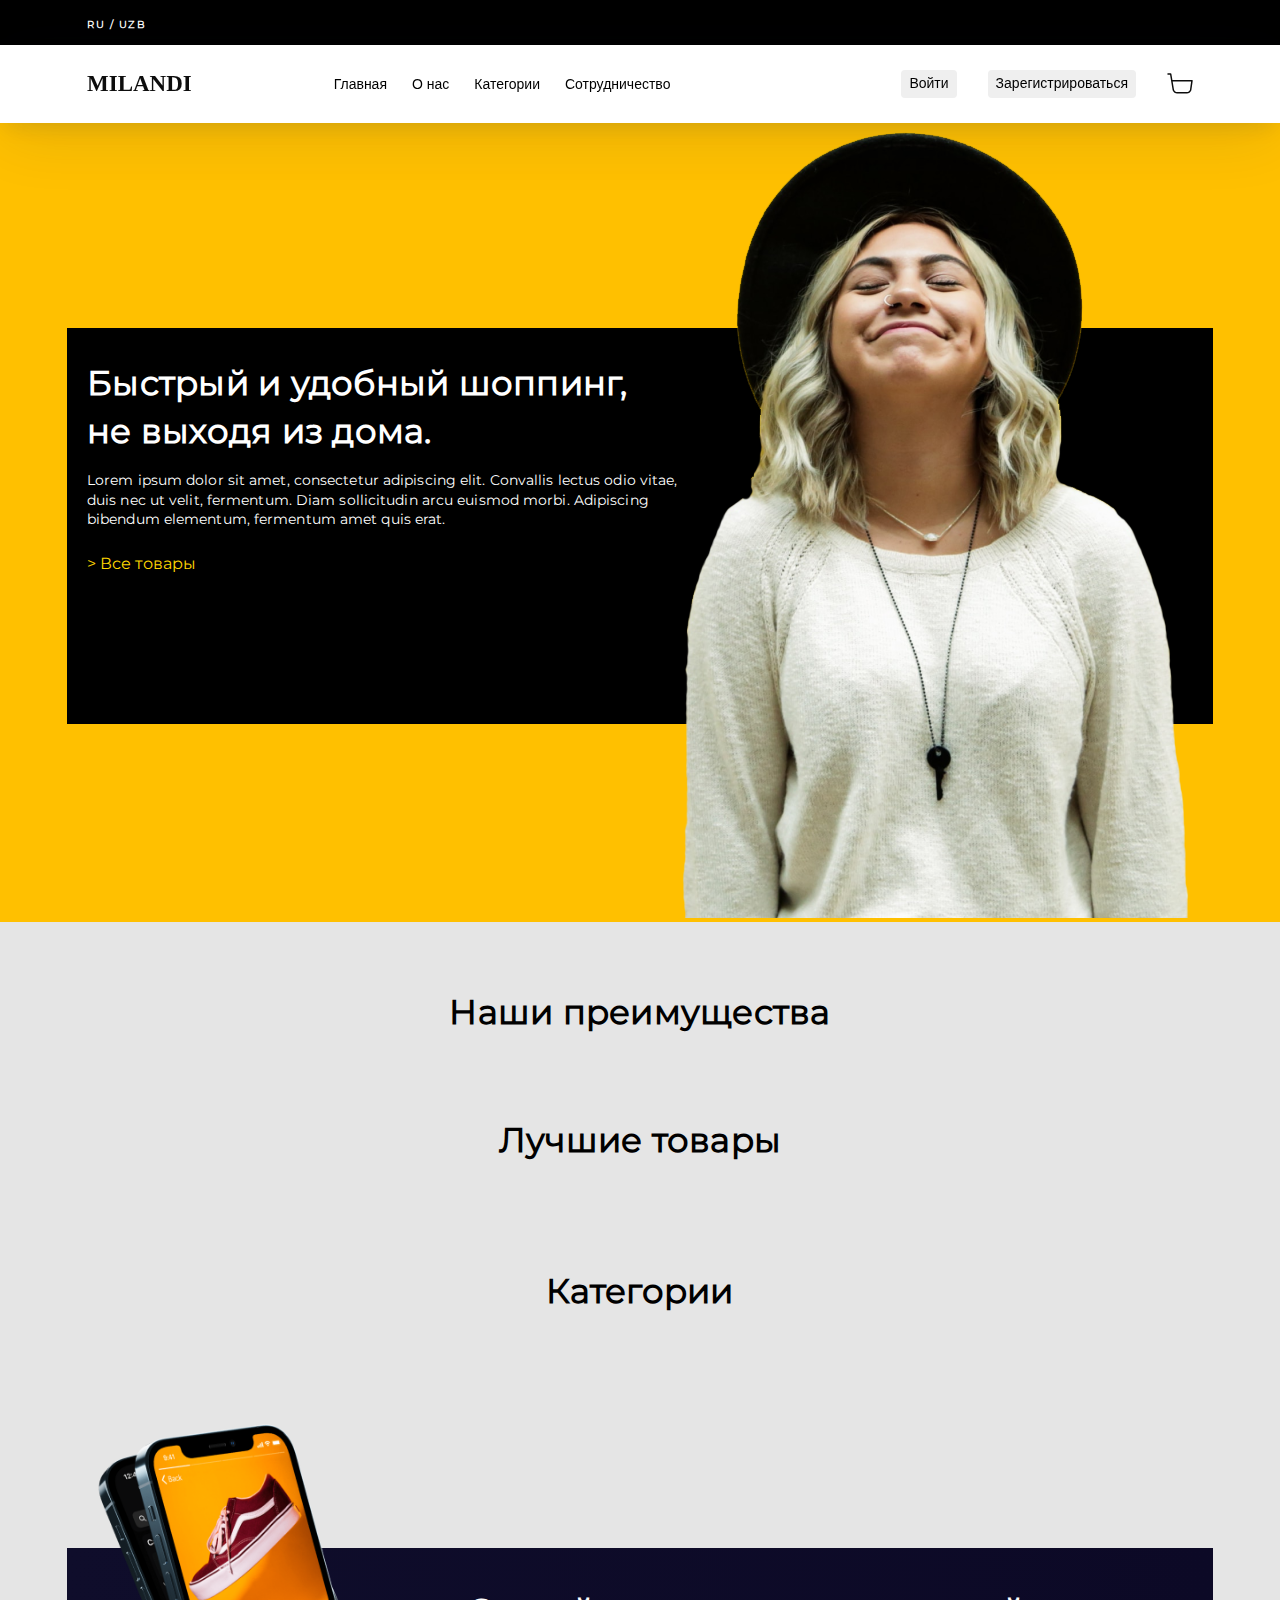
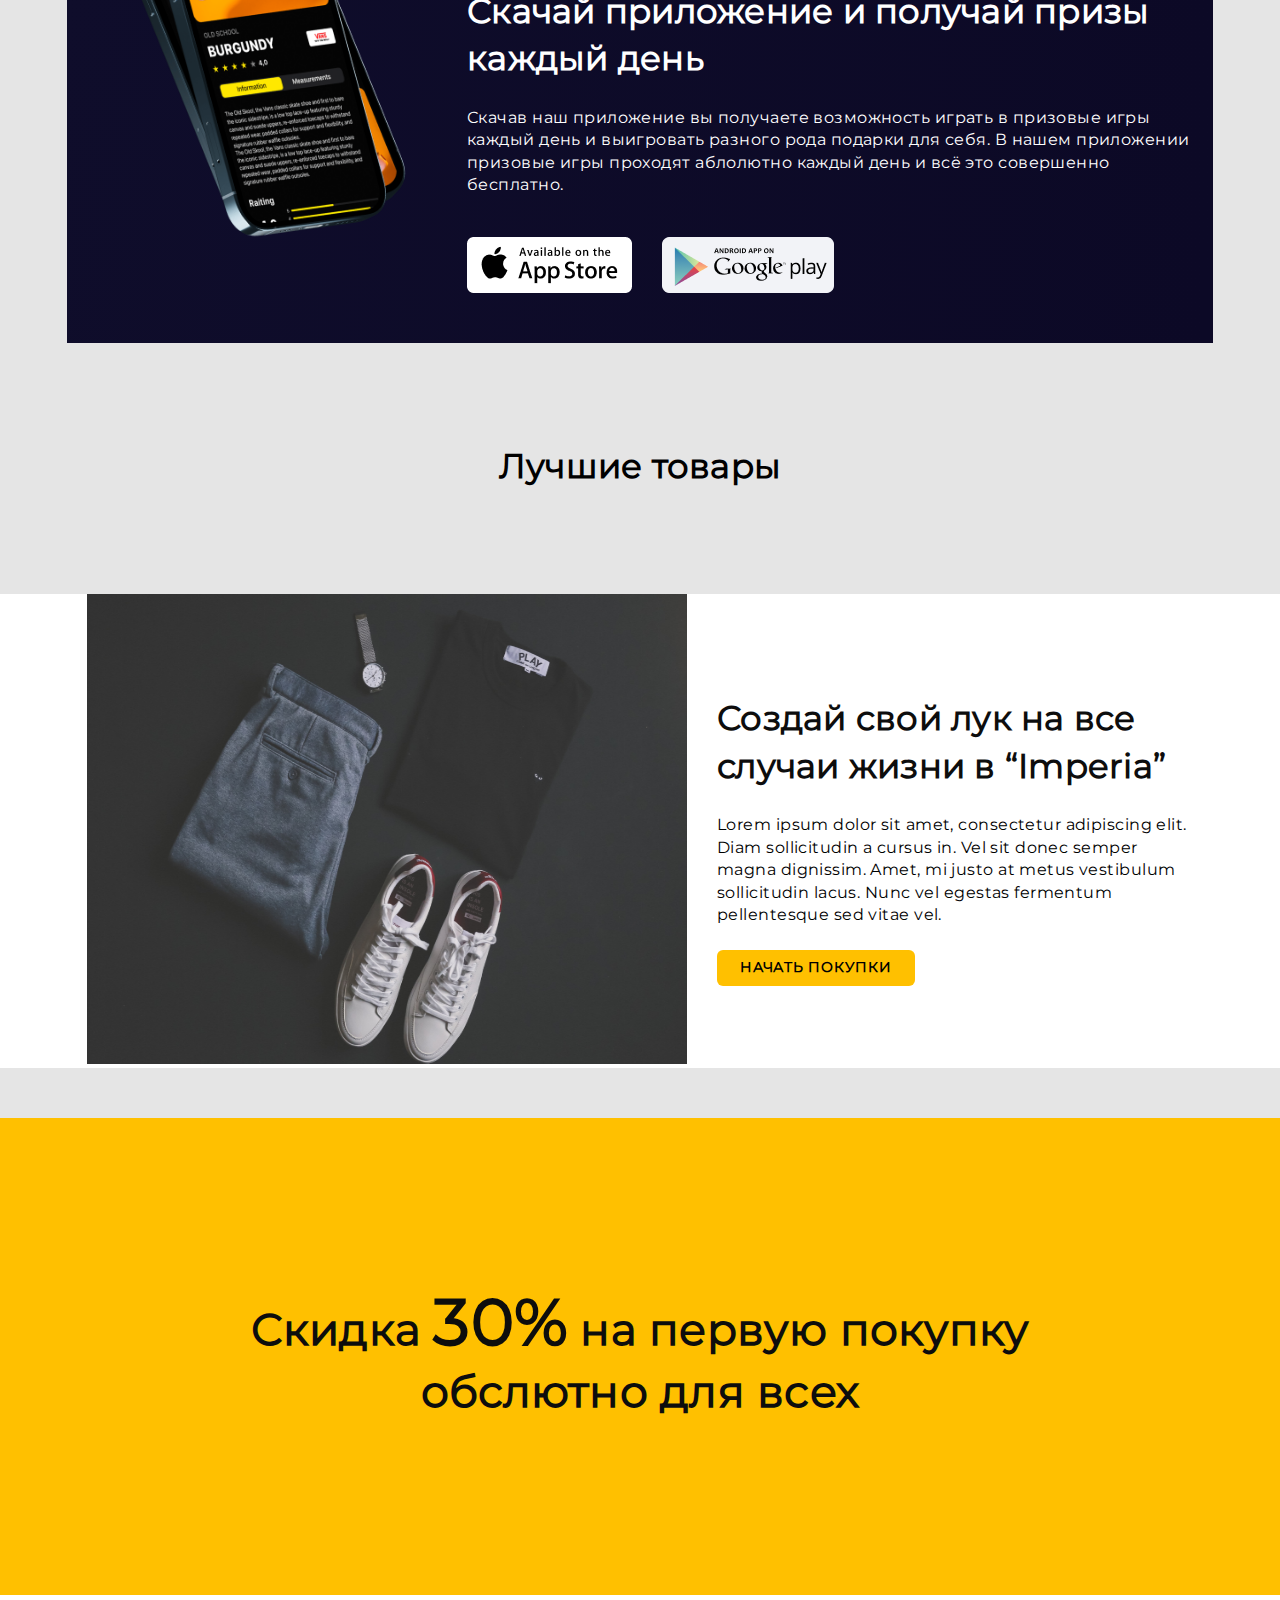
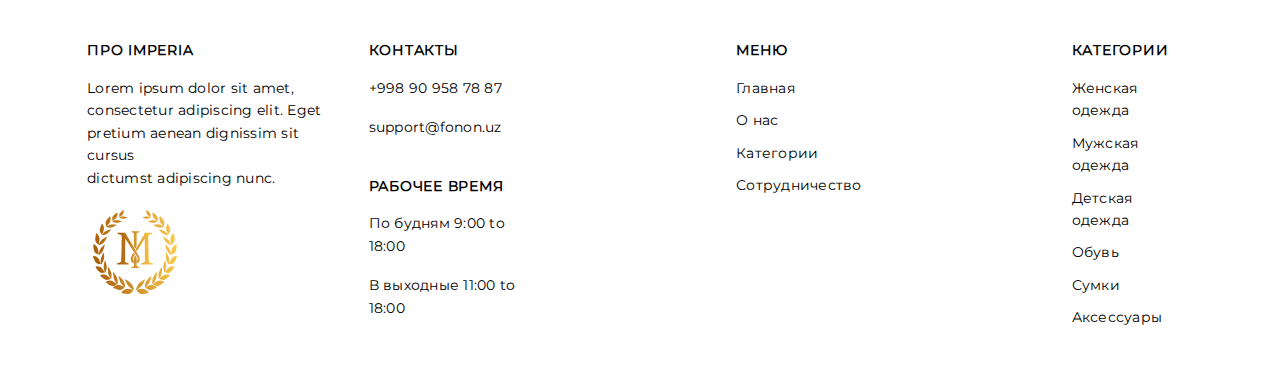
<file: index.html>
<!DOCTYPE html>
<html lang="en">
  <head>
    <meta charset="UTF-8" />
    <meta http-equiv="X-UA-Compatible" content="IE=edge" />
    <meta name="viewport" content="width=device-width, initial-scale=1.0" />
    <title>Document</title>
    <link
      rel="stylesheet"
      href="https://unicons.iconscout.com/release/v4.0.0/css/line.css"
    />
    <link
      rel="stylesheet"
      href="https://cdnjs.cloudflare.com/ajax/libs/font-awesome/4.7.0/css/font-awesome.min.css"
    />
    <link
      rel="stylesheet"
      href="https://cdnjs.cloudflare.com/ajax/libs/OwlCarousel2/2.3.4/assets/owl.carousel.min.css"
      integrity="sha512-tS3S5qG0BlhnQROyJXvNjeEM4UpMXHrQfTGmbQ1gKmelCxlSEBUaxhRBj/EFTzpbP4RVSrpEikbmdJobCvhE3g=="
      crossorigin="anonymous"
      referrerpolicy="no-referrer"
    />
    <link
      rel="stylesheet"
      href="https://cdnjs.cloudflare.com/ajax/libs/OwlCarousel2/2.3.4/assets/owl.theme.default.min.css"
      integrity="sha512-sMXtMNL1zRzolHYKEujM2AqCLUR9F2C4/05cdbxjjLSRvMQIciEPCQZo++nk7go3BtSuK9kfa/s+a4f4i5pLkw=="
      crossorigin="anonymous"
      referrerpolicy="no-referrer"
    />
    <link rel="stylesheet" href="/css/expanded/home.css" />
  </head>
  <body>
    <header>
      <section id="top-nav">
        <div class="container"><a href="#">RU </a> <a href="#">/ UZB</a></div>
      </section>
      <nav id="navbar">
        <div class="container">
          <div class="box">
            <div class="logo">
              <a href="./index.html">MILANDI</a>
            </div>
            <div class="links">
              <ul>
                <li><a href="./index.html">Главная</a></li>
                <li><a href="#">O нас</a></li>
                <li><a href="#">Категории</a></li>
                <li><a href="#">Сотрудничество</a></li>
              </ul>
              <div class="exit">
                <button>Войти</button>
                <button>Зарегистрироваться</button>
                <img src="./images/macbok-11/chelak.svg" alt="" />
              </div>
            </div>
          </div>

          <div id="myNav" class="overlay">
            <a href="javascript:void(0)" class="closebtn" onclick="closeNav()"
              >&times;</a
            >

            <div class="overlay-content">
              <a href="#">Главная</a>
              <a href="#">O нас</a>
              <a href="#">Категории</a>
              <a href="#">Сотрудничество</a>
              <a href="#">Войти</a>
              <a href="#">Зарегистрироваться</a>
            </div>
          </div>

          <div class="tgg">
            <div>
              <span onclick="openNav()"> <i class="fa fa-bars"></i></span>
            </div>
            <div><img src="./images/macbok-11/lll.svg" alt="" /></div>
          </div>
        </div>
      </nav>
    </header>
    <main>
      <section id="hom">
        <div class="container flex">
          <div class="content">
            <h3>Быстрый и удобный шоппинг, не выходя из дома.</h3>
            <p>
              Lorem ipsum dolor sit amet, consectetur adipiscing elit. Convallis
              lectus odio vitae, duis nec ut velit, fermentum. Diam sollicitudin
              arcu euismod morbi. Adipiscing bibendum elementum, fermentum amet
              quis erat.
            </p>
            <a class="a" href="">> Все товары</a>
          </div>
          <div>
            <img src="./images/home/QIZ.png" alt="" />
          </div>
        </div>
      </section>
      <section id="card">
        <div class="container">
          <div class="cont">
            <h1>Наши преимущества</h1>
          </div>
          <div class="owl-carousel">
            <div class="cards">
              <img src="./images/home/ic_stars.svg" alt="" />
              <p>Лучший сервис</p>
            </div>
            <div class="cards">
              <img src="./images/home/ic_truck.svg" alt="" />
              <p>Экспресс доставка</p>
            </div>
            <div class="cards">
              <img src="./images/home/Vector (12).svg" alt="" />
              <p>Лучший сервис</p>
            </div>
          </div>
        </div>
      </section>
      <section id="kiym">
        <div class="container">
          <div class="content">
            <h1>Лучшие товары</h1>
          </div>
          <div class="owl-carousel">
            <div class="kcard">
              <img class="img1" src="/images/home/image 23.png" alt="" />
              <div class="ich">
                <h5>
                  Lorem ipsum dolor sit <br />
                  amet
                </h5>
                <p>
                  Lorem ipsum dolor sit amet, consectetur adipiscing elit. Sit
                  sed odio sed nascetur.
                </p>
                <div class="sin">
                  <div>
                    <img src="/images/home/Group 24.svg" alt="" />
                  </div>
                  <div>
                    <h6>855 у.е.</h6>
                  </div>
                </div>
                <div class="but">
                  <button>Добавить в корзину</button>
                </div>
              </div>
            </div>
            <div class="kcard">
              <img class="img1" src="/images/home/image 23 (1).png" alt="" />
              <div class="ich">
                <h5>
                  Lorem ipsum dolor sit <br />
                  amet
                </h5>
                <p>
                  Lorem ipsum dolor sit amet, consectetur adipiscing elit. Sit
                  sed odio sed nascetur.
                </p>
                <div class="sin">
                  <div>
                    <img src="/images/home/Group 24.svg" alt="" />
                  </div>
                  <div>
                    <h6>855 у.е.</h6>
                  </div>
                </div>
                <div class="but">
                  <button>Добавить в корзину</button>
                </div>
              </div>
            </div>
            <div class="kcard">
              <img class="img1" src="/images/home/image 23 (2).png" alt="" />
              <div class="ich">
                <h5>
                  Lorem ipsum dolor sit <br />
                  amet
                </h5>
                <p>
                  Lorem ipsum dolor sit amet, consectetur adipiscing elit. Sit
                  sed odio sed nascetur.
                </p>
                <div class="sin">
                  <div>
                    <img src="/images/home/Group 24.svg" alt="" />
                  </div>
                  <div>
                    <h6>855 у.е.</h6>
                  </div>
                </div>
                <div class="but">
                  <button>Добавить в корзину</button>
                </div>
              </div>
            </div>
            <div class="kcard">
              <img class="img1" src="/images/home/image 23 (3).png" alt="" />
              <div class="ich">
                <h5>
                  Lorem ipsum dolor sit <br />
                  amet
                </h5>
                <p>
                  Lorem ipsum dolor sit amet, consectetur adipiscing elit. Sit
                  sed odio sed nascetur.
                </p>
                <div class="sin">
                  <div>
                    <img src="/images/home/Group 24.svg" alt="" />
                  </div>
                  <div>
                    <h6>855 у.е.</h6>
                  </div>
                </div>
                <div class="but">
                  <button>Добавить в корзину</button>
                </div>
              </div>
            </div>
          </div>
        </div>
      </section>
      <section id="obuv">
        <div class="container">
          <div class="contents">
            <h1>Категории</h1>
          </div>
          <div class="owl-carousel">
            <div class="img">
              <div>
                <img src="/images/home/image 25.png" alt="" />
              </div>
              <div class="hover">
                <h5>Женская обувь</h5>
              </div>
            </div>
            <div class="img">
              <div>
                <img src="/images/home/image 24 (1).png" alt="" />
              </div>
              <div class="hover">
                <h5>Женская обувь</h5>
              </div>
            </div>
            <div class="img">
              <div>
                <img src="/images/home/image 25.png" alt="" />
              </div>
              <div class="hover">
                <h5>Женская обувь</h5>
              </div>
            </div>
            <div class="img">
              <div>
                <img src="/images/home/image 23 (4).png" alt="" />
              </div>
              <div class="hover">
                <h5>Женская обувь</h5>
              </div>
            </div>
          </div>
        </div>
      </section>
      <section id="phone">
        <div class="container obi">
          <div class="p">
            <img src="/images/home/iphone.png" alt="bor" />
          </div>
          <div>
            <h1>Скачай приложение и получай призы каждый день</h1>
            <p>
              Скачав наш приложение вы получаете возможность играть в призовые
              игры каждый день и выигровать разного рода подарки для себя. В
              нашем приложении призовые игры проходят аблолютно каждый день и
              всё это совершенно бесплатно.
            </p>
            <div class="ter">
              <img src="./images/home/a.png" alt="" />
              <img src="/images/home/a2.png" alt="" />
            </div>
          </div>
        </div>
      </section>
      <section id="kiym">
        <div class="container">
          <div class="content">
            <h1>Лучшие товары</h1>
          </div>
          <div class="owl-carousel">
            <div class="kcard">
              <img class="img1" src="/images/home/image 23.png" alt="" />
              <div class="ich">
                <h5>
                  Lorem ipsum dolor sit <br />
                  amet
                </h5>
                <p>
                  Lorem ipsum dolor sit amet, consectetur adipiscing elit. Sit
                  sed odio sed nascetur.
                </p>
                <div class="sin">
                  <div>
                    <img src="/images/home/Group 24.svg" alt="" />
                  </div>
                  <div>
                    <h6>855 у.е.</h6>
                  </div>
                </div>
                <div class="but">
                  <button>Добавить в корзину</button>
                </div>
              </div>
            </div>
            <div class="kcard">
              <img class="img1" src="/images/home/image 23 (1).png" alt="" />
              <div class="ich">
                <h5>
                  Lorem ipsum dolor sit <br />
                  amet
                </h5>
                <p>
                  Lorem ipsum dolor sit amet, consectetur adipiscing elit. Sit
                  sed odio sed nascetur.
                </p>
                <div class="sin">
                  <div>
                    <img src="/images/home/Group 24.svg" alt="" />
                  </div>
                  <div>
                    <h6>855 у.е.</h6>
                  </div>
                </div>
                <div class="but">
                  <button>Добавить в корзину</button>
                </div>
              </div>
            </div>
            <div class="kcard">
              <img class="img1" src="/images/home/image 23 (2).png" alt="" />
              <div class="ich">
                <h5>
                  Lorem ipsum dolor sit <br />
                  amet
                </h5>
                <p>
                  Lorem ipsum dolor sit amet, consectetur adipiscing elit. Sit
                  sed odio sed nascetur.
                </p>
                <div class="sin">
                  <div>
                    <img src="/images/home/Group 24.svg" alt="" />
                  </div>
                  <div>
                    <h6>855 у.е.</h6>
                  </div>
                </div>
                <div class="but">
                  <button>Добавить в корзину</button>
                </div>
              </div>
            </div>
            <div class="kcard">
              <img class="img1" src="/images/home/image 23 (3).png" alt="" />
              <div class="ich">
                <h5>
                  Lorem ipsum dolor sit <br />
                  amet
                </h5>
                <p>
                  Lorem ipsum dolor sit amet, consectetur adipiscing elit. Sit
                  sed odio sed nascetur.
                </p>
                <div class="sin">
                  <div>
                    <img src="/images/home/Group 24.svg" alt="" />
                  </div>
                  <div>
                    <h6>855 у.е.</h6>
                  </div>
                </div>
                <div class="but">
                  <button>Добавить в корзину</button>
                </div>
              </div>
            </div>
          </div>
        </div>
      </section>
      <section id="svoy">
        <div class="container obsh">
          <div class="imgl">
            <img src="./images/home/tol.png" alt="" />
          </div>
          <div class="contl">
            <h3>Создай свой лук на все случаи жизни в “Imperia”</h3>
            <p>
              Lorem ipsum dolor sit amet, consectetur adipiscing elit. Diam
              sollicitudin a cursus in. Vel sit donec semper magna dignissim.
              Amet, mi justo at metus vestibulum sollicitudin lacus. Nunc vel
              egestas fermentum pellentesque sed vitae vel.
            </p>
            <button>начать покупки</button>
          </div>
        </div>
      </section>
      <section id="skid">
        <div class="container">
          <h1>
            Скидка <span>30%</span> на первую покупку <br />
            обслютно для всех
          </h1>
        </div>
      </section>
    </main>
    <footer>
      <section id="footer">
        <div class="container">
          <div class="footer__container">
            <div class="footer__cont--left">
              <h4>про imperia</h4>
              <p>
                Lorem ipsum dolor sit amet, <br />consectetur adipiscing elit.
                Eget <br />pretium aenean dignissim sit cursus <br />dictumst
                adipiscing nunc.
              </p>
              <div class="footer-logo">
                <img src="/images/home/logo.png" alt="page" />
              </div>
            </div>
            <div class="footer__cont--right">
              <div class="footer-card footer-card1">
                <div class="f-top">
                  <h5>контакты</h5>
                  <p class="p6">+998 90 958 78 87</p>
                  <p>support@fonon.uz</p>
                </div>
                <div class="f-bottom">
                  <h5>рабочее время</h5>
                  <p class="p7">По будням 9:00 to 18:00</p>
                  <p>В выходные 11:00 to 18:00</p>
                </div>
              </div>
              <div class="footer-card footer-card2">
                <h5>Меню</h5>
                <ul>
                  <li><a href="index.html">Главная</a></li>
                  <li><a href="macbok-11.html">О нас</a></li>
                  <li><a href="macbok-12.html">Категории</a></li>
                  <li><a href="macbok-13.html">Сотрудничество</a></li>
                </ul>
              </div>
              <div class="footer-card footer-card3">
                <h5>категории</h5>
                <p>Женская одежда</p>
                <p>Мужская одежда</p>
                <p>Детская одежда</p>
                <p>Обувь</p>
                <p>Сумки</p>
                <p>Аксессуары</p>
              </div>
            </div>
          </div>
        </div>
      </section>
      <section id="footer-2">
        <div class="container">
          <div class="footer__container">
            <div class="footer__cont--top">
              <p>
                High fidelity wireframes include more real content, specific
                typography choices, and information on image.
              </p>
              <div class="left-right">
                <div class="f-left">
                  <ul>
                    <li><a href="macbok-12.html">Catalog</a></li>
                    <li><a href="macbok-13.html">Popular</a></li>
                    <li><a href="macbok-14.html">Pricing</a></li>
                    <li><a href="macbok-16.html">Features</a></li>
                  </ul>
                </div>
                <div class="f-right">
                  <ul>
                    <li><a href="index.html">About</a></li>
                    <li><a href="macbok-17.html">Blog</a></li>
                    <li><a href="frame-9.html">Contacts</a></li>
                  </ul>
                </div>
              </div>
            </div>
            <hr />
            <div class="footer__cont--bottom">
              <div class="f__top">
                <div class="f__top--left">
                  <i class="uil uil-map-marker"></i>
                </div>
                <div class="f__top--right">
                  <p>Los Angeles, <br />359 Hidden Valley Road</p>
                </div>
              </div>
              <div class="f__top">
                <div class="f__top--left">
                  <i class="uil uil-envelope-alt"></i>
                </div>
                <div class="f__top--right">
                  <p>Hellohero@gmail.com</p>
                </div>
              </div>
            </div>
          </div>
        </div>
      </section>
    </footer>
    <script
      src="https://cdnjs.cloudflare.com/ajax/libs/jquery/3.6.3/jquery.min.js"
      integrity="sha512-STof4xm1wgkfm7heWqFJVn58Hm3EtS31XFaagaa8VMReCXAkQnJZ+jEy8PCC/iT18dFy95WcExNHFTqLyp72eQ=="
      crossorigin="anonymous"
      referrerpolicy="no-referrer"
    ></script>
    <script
      src="https://cdnjs.cloudflare.com/ajax/libs/OwlCarousel2/2.3.4/owl.carousel.js"
      integrity="sha512-gY25nC63ddE0LcLPhxUJGFxa2GoIyA5FLym4UJqHDEMHjp8RET6Zn/SHo1sltt3WuVtqfyxECP38/daUc/WVEA=="
      crossorigin="anonymous"
      referrerpolicy="no-referrer"
    ></script>
    <script>
      $("#card .owl-carousel").owlCarousel({
        loop: true,
        margin: 140,
        dots: true,
        responsiveClass: true,
        responsive: {
          0: {
            items: 1,
          },
          600: {
            items: 1,
          },
          900: {
            items: 3,
            loop: false,
          },
        },
      });
      $("#kiym .owl-carousel").owlCarousel({
        loop: true,
        margin: 30,
        dots: true,
        responsiveClass: true,
        responsive: {
          0: {
            items: 1,
          },
          600: {
            items: 1,
          },
          900: {
            items: 4,
            loop: false,
          },
        },
      });
      $("#obuv .owl-carousel").owlCarousel({
        loop: true,
        margin: 30,
        dots: true,
        responsiveClass: true,
        responsive: {
          0: {
            items: 1,
          },
          600: {
            items: 1,
          },
          900: {
            items: 4,
            loop: false,
          },
        },
      });
    </script>
    <script src="/js/main.js"></script>
  </body>
</html>
</file>
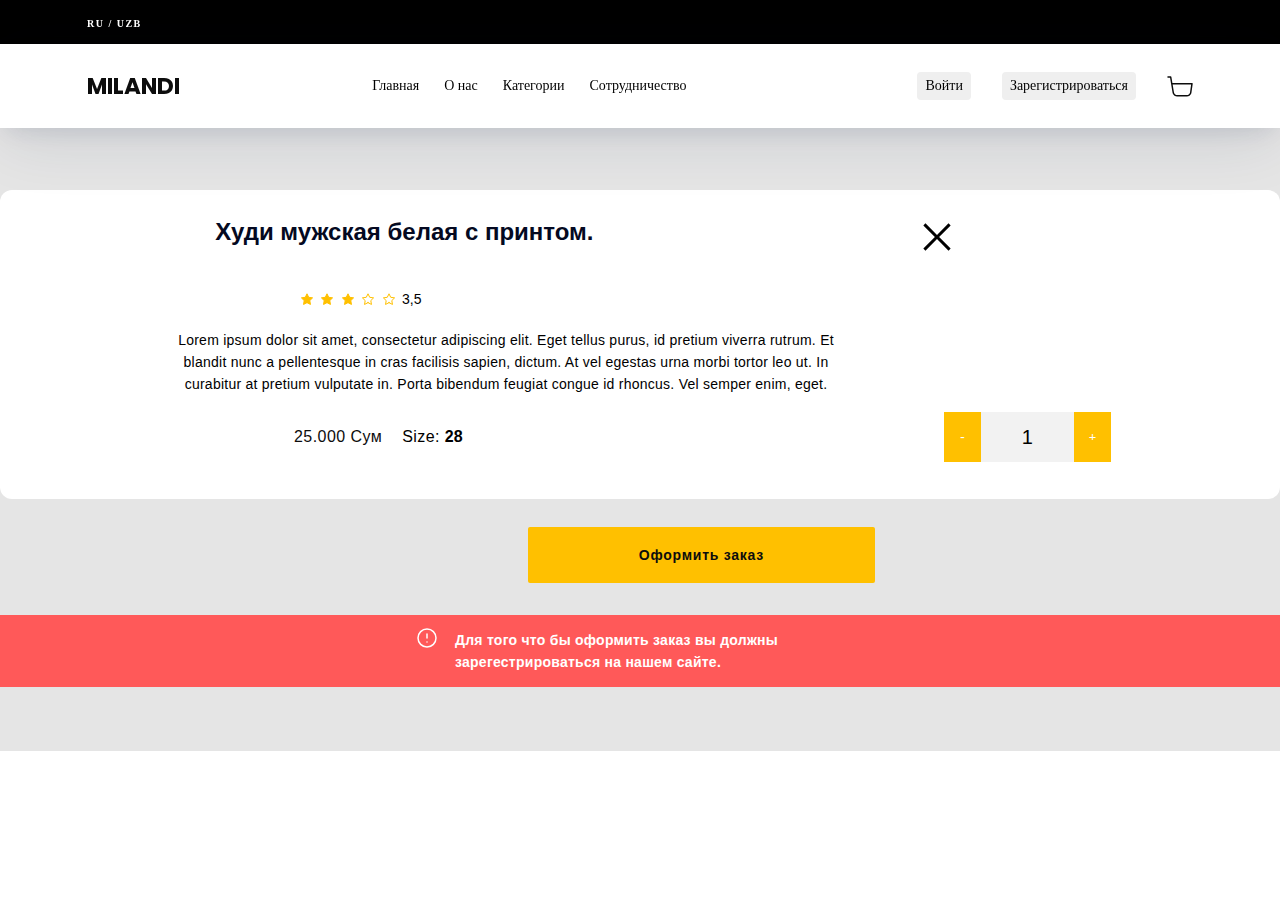
<file: frame-9.html>
<!DOCTYPE html>
<html lang="en">
  <head>
    <meta charset="UTF-8" />
    <meta http-equiv="X-UA-Compatible" content="IE=edge" />
    <meta name="viewport" content="width=device-width, initial-scale=1.0" />
    <title>Frame 9</title>
    <link rel="stylesheet" href="./css/compressed/frame-9.min.css" />
    <link rel="stylesheet" href="https://cdnjs.cloudflare.com/ajax/libs/font-awesome/4.7.0/css/font-awesome.min.css">
  </head>
  <body>
    <header>
      <section id="top-nav">
        <div class="container"><a href="#">RU </a> <a href="#">/ UZB</a></div>
      </section>
      <nav id="navbar">
        <div class="container">
          <div class="box">
            <div class="logo">
              <a href="./index.html">MILANDI</a>
            </div>
            <div class="links">
              <ul>
                <li><a href="./index.html">Главная</a></li>
                <li><a href="#">O нас</a></li>
                <li><a href="#">Категории</a></li>
                <li><a href="#">Сотрудничество</a></li>
              </ul>
              <div class="exit">
                <button>Войти</button>
                <button>Зарегистрироваться</button>
                <img src="./images/macbok-11/chelak.svg" alt="" />
              </div>
            </div>
          </div>
          
          <div id="myNav" class="overlay">
           
            <a href="javascript:void(0)" class="closebtn" onclick="closeNav()"
              >&times;</a
            >

            
            <div class="overlay-content">
              <a href="#">Главная</a>
              <a href="#">O нас</a>
              <a href="#">Категории</a>
              <a href="#">Сотрудничество</a>
              <a href="#">Войти</a>
              <a href="#">Зарегистрироваться</a>
            </div>
          </div>

         
        <div class="tgg">
            <div>  <span onclick="openNav()"> <i class="fa fa-bars"></i></span></div>
            <div><img src="./images/macbok-11/lll.svg" alt=""></div>
        </div>
        </div>
      </nav>
    </header>
    <div class="nmadirlar">
      <div class="content">
        <h1>Оформление заказа</h1>
      </div>
      <div class="pastki_content">
        <div class="contents">
          <h2>Худи мужская белая c принтом.</h2>
          <img src="./images/frame-9/x belgii.svg" alt="" />
        </div>
        <div class="contentlar">
          <div class="stars">
            <img src="./images/frame-9/star.svg" alt="" />
            <img src="./images/frame-9/star.svg" alt="" />
            <img src="./images/frame-9/star.svg" alt="" />
            <img src="./images/frame-9/chala star.svg" alt="" />
            <img src="./images/frame-9/bosh star.svg" alt="" />
            <p>3,5</p>
          </div>
          <div class="p_class">
            <p>
              Lorem ipsum dolor sit amet, consectetur adipiscing elit. Eget
              tellus purus, id pretium viverra rutrum. Et <br />
              blandit nunc a pellentesque in cras facilisis sapien, dictum. At
              vel egestas urna morbi tortor leo ut. In <br />
              curabitur at pretium vulputate in. Porta bibendum feugiat congue
              id rhoncus. Vel semper enim, eget.
            </p>
          </div>
          <div class="price" style="gap: 20px;">
            <p>25.000 Сум</p>
            <h2>Size: <span>28</span></h2>
            <div class="qutilar">
              <h5>-</h5>
              <h6>1</h6>
              <h5>+</h5>
            </div>
          </div>
        </div>
      </div>
      <div class="btn1">
        <button>Оформить заказ</button>
      </div>
      <div class="warning">
        <div class="img_content">
          
          <p > <img src="./images/frame-9/undov_2.svg" alt="" />
            Для того что бы оформить заказ вы должны зарегестрироваться на нашем
            сайте.
          </p>
        </div>
      </div>
    </div>
    <script src="./js/main.js"></script>
  </body>
</html>
</file>
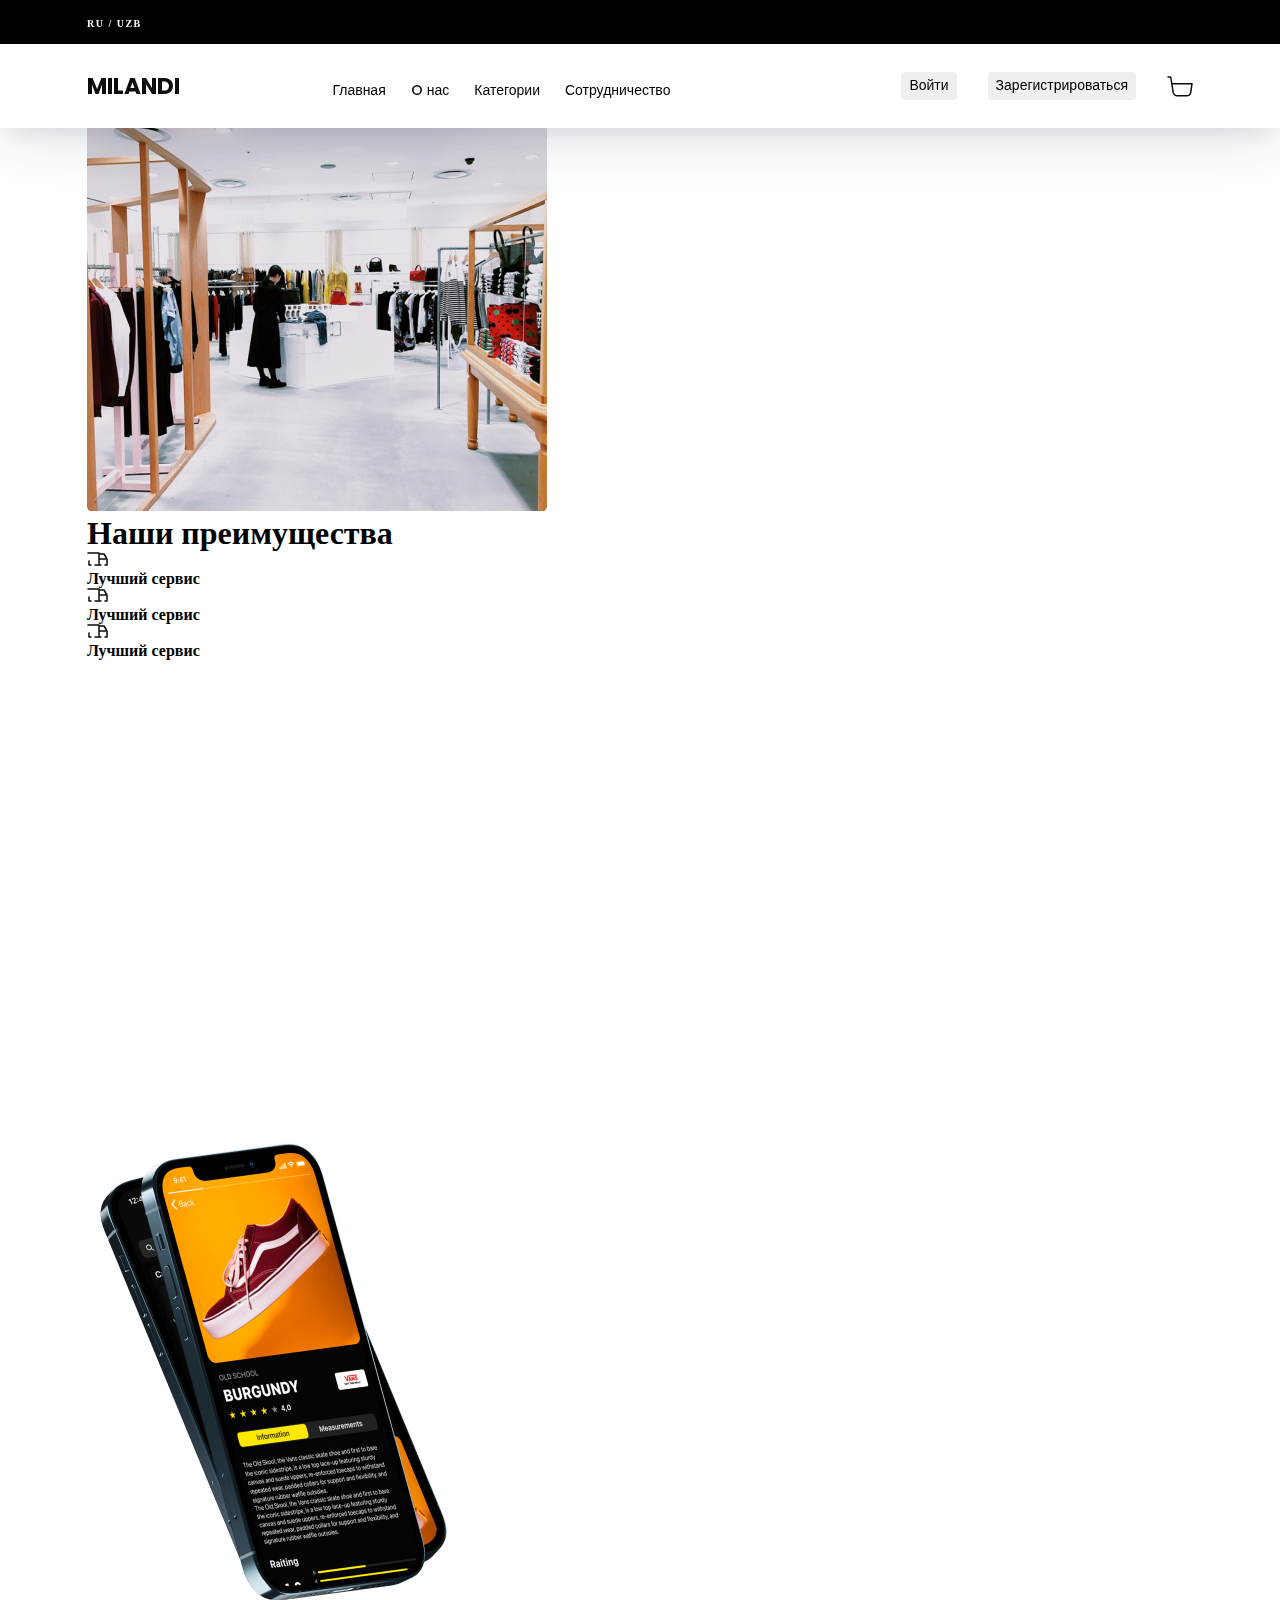
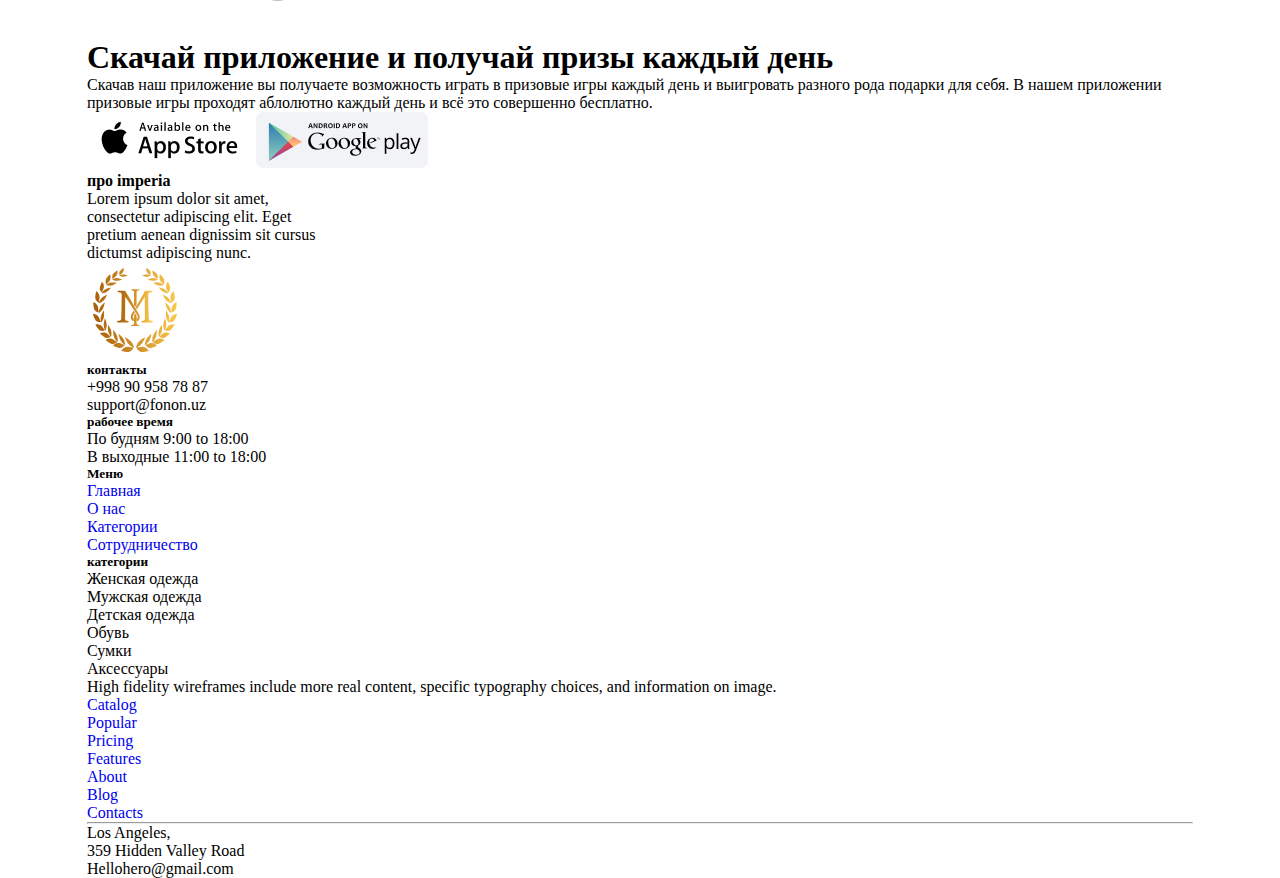
<file: macbok-11.html>
<!DOCTYPE html>
<html lang="en">
  <head>
    <meta charset="UTF-8" />
    <meta http-equiv="X-UA-Compatible" content="IE=edge" />
    <meta name="viewport" content="width=device-width, initial-scale=1.0" />
    <link rel="stylesheet" href="./css/compressed/macbok-11.min.css" /> 
    <link rel="stylesheet" href="https://cdnjs.cloudflare.com/ajax/libs/font-awesome/4.7.0/css/font-awesome.min.css">
    <title>Mcbook11</title>
  </head>
  <body>
    <header>
      <section id="top-nav">
        <div class="container"><a href="#">RU </a> <a href="#">/ UZB</a></div>
      </section>
      <nav id="navbar">
        <div class="container">
          <div class="box">
            <div class="logo">
              <a href="./index.html">MILANDI</a>
            </div>
            <div class="links">
              <ul>
                <li><a href="./index.html">Главная</a></li>
                <li><a href="./macbok-11.html">O нас</a></li>
                <li><a href="./macbok-12.html">Категории</a></li>
                <li><a href="./macbok-14.html">Сотрудничество</a></li>
              </ul>
              <div class="exit">
                <button>Войти</button>
                <button>Зарегистрироваться</button>
                <img src="./images/macbok-11/chelak.svg" alt="" />
              </div>
            </div>
          </div>
          
          <div id="myNav" class="overlay">
           
            <a href="javascript:void(0)" class="closebtn" onclick="closeNav()"
              >&times;</a
            >

            
            <div class="overlay-content">
              <a href="#">Главная</a>
              <a href="#">O нас</a>
              <a href="#">Категории</a>
              <a href="#">Сотрудничество</a>
              <a href="#">Войти</a>
              <a href="#">Зарегистрироваться</a>
            </div>
          </div>

         
        <div class="tgg">
            <div>  <span onclick="openNav()"> <i class="fa fa-bars"></i></span></div>
            <div><img src="./images/macbok-11/lll.svg" alt=""></div>
        </div>
        </div>
      </nav>
    </header>
    <main>
      <section id="first">
        <div class="container">
            <h1>O нас</h1>
            <div class="nas">
                <div class="nas-left">
                    <h2>«Потрясающий опыт, мне это нравится
                        много. Спасибо команде.</h2>
                        <p>Lorem ipsum dolor sit amet, consectetur adipiscing elit. Consequat leo, in sit tellus fermentum donec quisque diam molestie. Enim purus ullamcorper ultricies nisi. Eu sit laoreet egestas nascetur lacinia donec nunc viverra. Eu nullam cras eget egestas dui id platea magna. Massa lorem ultrices mauris tellus, mattis eu leo bibendum lobortis. </p>
                </div>
                <div class="nas-right">
                    <img src="./images/macbok-11/1111.png" alt="">
                </div>
            </div>
        </div>
      </section>
      <section id="second">
        <div class="container">
            <h1>Наши преимущества</h1>
            <div class="nashi">
                <div class="nashi-card">
                    <img src="./images/macbok-11/express.svg" alt="">
                    <h4>Лучший сервис</h4>
                </div>
                <div class="nashi-card">
                    <img src="./images/macbok-11/express.svg" alt="">
                    <h4>Лучший сервис</h4>
                </div>
                <div class="nashi-card">
                    <img src="./images/macbok-11/express.svg" alt="">
                    <h4>Лучший сервис</h4>
                </div>
               
            </div>
        </div>
      </section>
      <section id="third">

      </section>
      <section id="forth">
        <div class="container">
            <div class="map-left">
                <iframe src="https://www.google.com/maps/embed?pb=!1m18!1m12!1m3!1d2998.073068887354!2d69.20162391533576!3d41.28551417927359!2m3!1f0!2f0!3f0!3m2!1i1024!2i768!4f13.1!3m3!1m2!1s0x38ae8ba578f4f58d%3A0xd7a2ecf23413b7a0!2sNajot%20Ta&#39;lim%20Chilonzor%20Filial!5e0!3m2!1suz!2s!4v1677181646225!5m2!1suz!2s" width="600" height="450" style="border:0;" allowfullscreen="" loading="lazy" referrerpolicy="no-referrer-when-downgrade"></iframe>
            </div>
        </div>
      </section>
      <section id="phone">
        <div class="container obi">
          <div class="p">
            <img src="/images/home/iphone.png" alt="bor" />
          </div>
          <div>
            <h1>Скачай приложение и получай призы каждый день</h1>
            <p>
              Скачав наш приложение вы получаете возможность играть в призовые
              игры каждый день и выигровать разного рода подарки для себя. В
              нашем приложении призовые игры проходят аблолютно каждый день и
              всё это совершенно бесплатно.
            </p>
            <div class="ter">
              <img src="./images/home/a.png" alt="" />
              <img src="/images/home/a2.png" alt="" />
            </div>
          </div>
        </div>
      </section>
    </main>
    <footer>
        <section id="footer">
          <div class="container">
            <div class="footer__container">
              <div class="footer__cont--left">
                <h4>про imperia</h4>
                <p>
                  Lorem ipsum dolor sit amet, <br />consectetur adipiscing elit.
                  Eget <br />pretium aenean dignissim sit cursus <br />dictumst
                  adipiscing nunc.
                </p>
                <div class="footer-logo">
                  <img src="images/macbok-14/footer-logo.svg" alt="page" />
                </div>
              </div>
              <div class="footer__cont--right">
                <div class="footer-card footer-card1">
                  <div class="f-top">
                    <h5>контакты</h5>
                    <p class="p6">+998 90 958 78 87</p>
                    <p>support@fonon.uz</p>
                  </div>
                  <div class="f-bottom">
                    <h5>рабочее время</h5>
                    <p class="p7">По будням 9:00 to 18:00</p>
                    <p>В выходные 11:00 to 18:00</p>
                  </div>
                </div>
                <div class="footer-card footer-card2">
                  <h5>Меню</h5>
                  <ul>
                    <li><a href="index.html">Главная</a></li>
                    <li><a href="macbok-11.html">О нас</a></li>
                    <li><a href="macbok-12.html">Категории</a></li>
                    <li><a href="macbok-13.html">Сотрудничество</a></li>
                  </ul>
                </div>
                <div class="footer-card footer-card3">
                  <h5>категории</h5>
                  <p>Женская одежда</p>
                  <p>Мужская одежда</p>
                  <p>Детская одежда</p>
                  <p>Обувь</p>
                  <p>Сумки</p>
                  <p>Аксессуары</p>
                </div>
              </div>
            </div>
          </div>
        </section>
        <section id="footer-2">
          <div class="container">
            <div class="footer__container">
              <div class="footer__cont--top">
                <p>
                  High fidelity wireframes include more real content, specific
                  typography choices, and information on image.
                </p>
                <div class="left-right">
                  <div class="f-left">
                    <ul>
                      <li><a href="macbok-12.html">Catalog</a></li>
                      <li><a href="macbok-13.html">Popular</a></li>
                      <li><a href="macbok-14.html">Pricing</a></li>
                      <li><a href="macbok-16.html">Features</a></li>
                    </ul>
                  </div>
                  <div class="f-right">
                    <ul>
                      <li><a href="index.html">About</a></li>
                      <li><a href="macbok-17.html">Blog</a></li>
                      <li><a href="frame-9.html">Contacts</a></li>
                    </ul>
                  </div>
                </div>
              </div>
              <hr />
              <div class="footer__cont--bottom">
                <div class="f__top">
                  <div class="f__top--left">
                    <i class="uil uil-map-marker"></i>
                  </div>
                  <div class="f__top--right">
                    <p>Los Angeles, <br />359 Hidden Valley Road</p>
                  </div>
                </div>
                <div class="f__top">
                  <div class="f__top--left">
                    <i class="uil uil-envelope-alt"></i>
                  </div>
                  <div class="f__top--right">
                    <p>Hellohero@gmail.com</p>
                  </div>
                </div>
              </div>
            </div>
          </div>
        </section>
      </footer>

    <script src="./js/main.js"></script>
  </body>
</html>
</file>
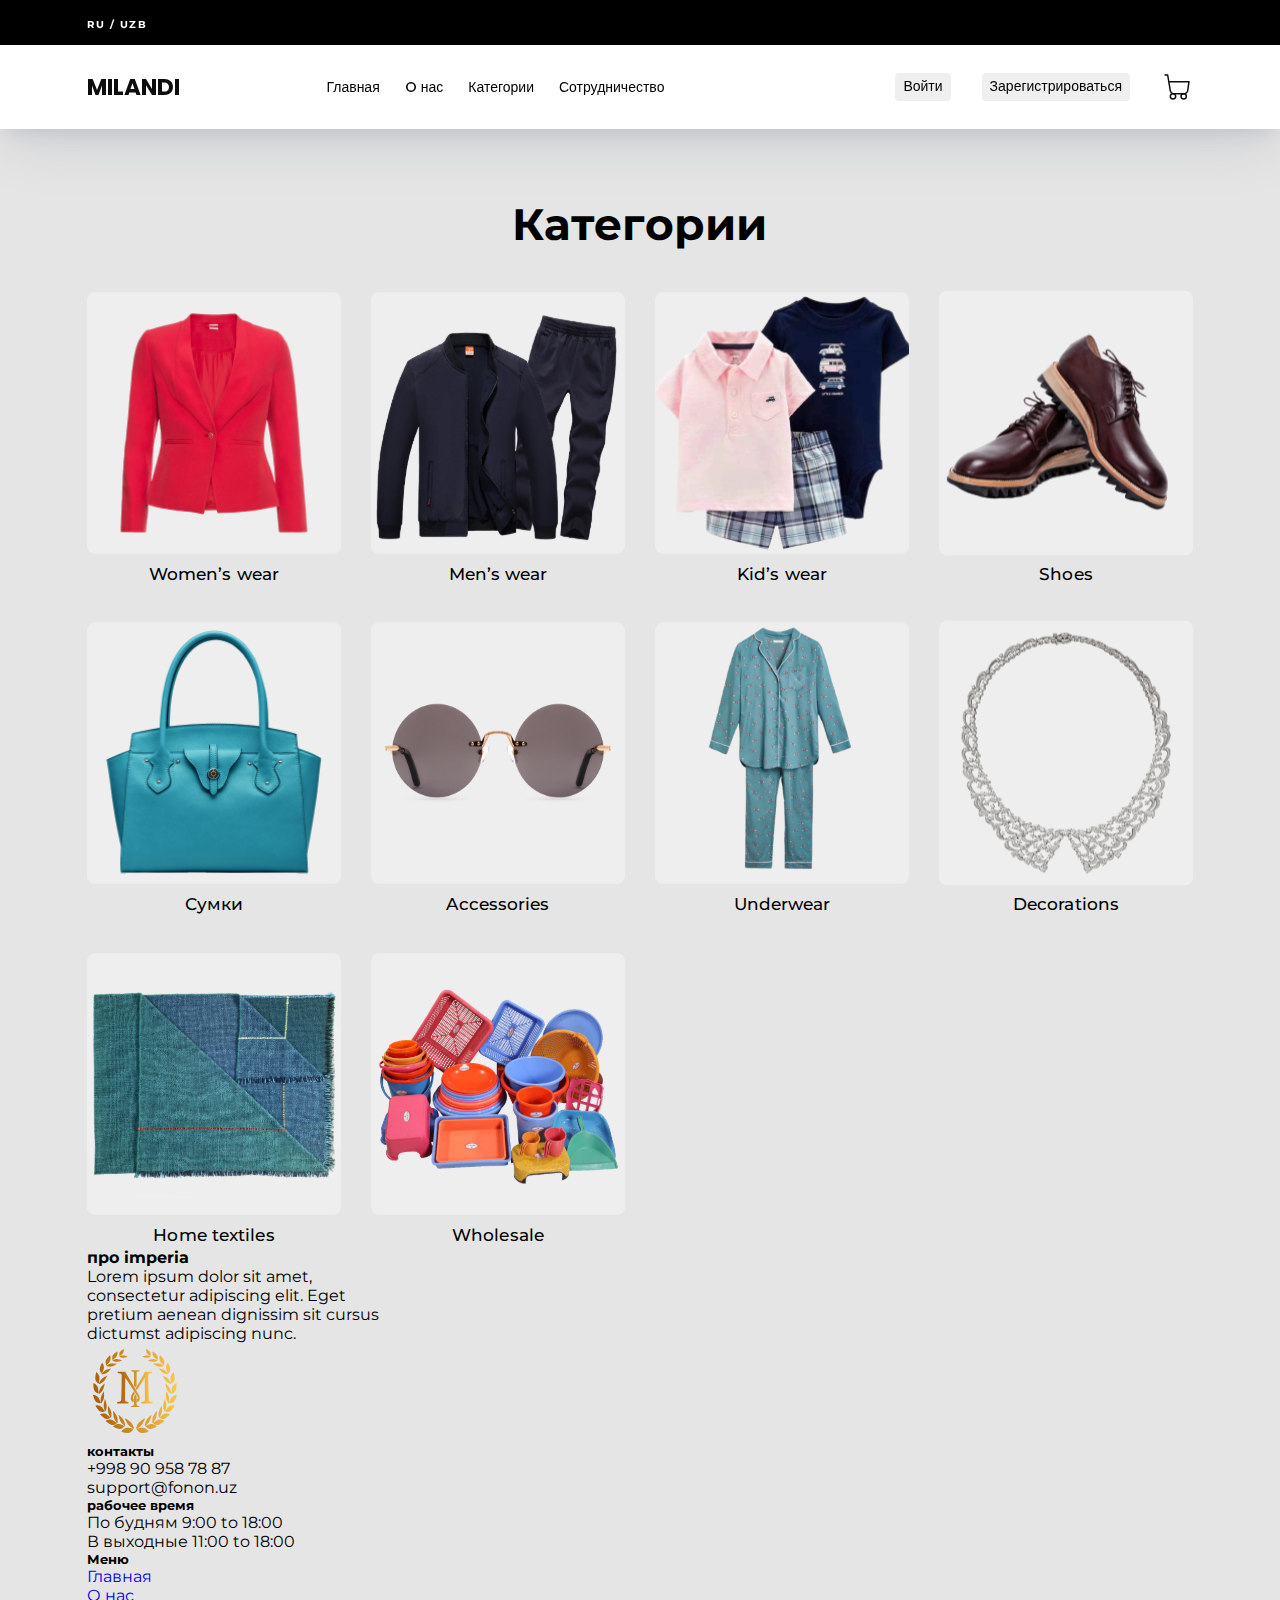
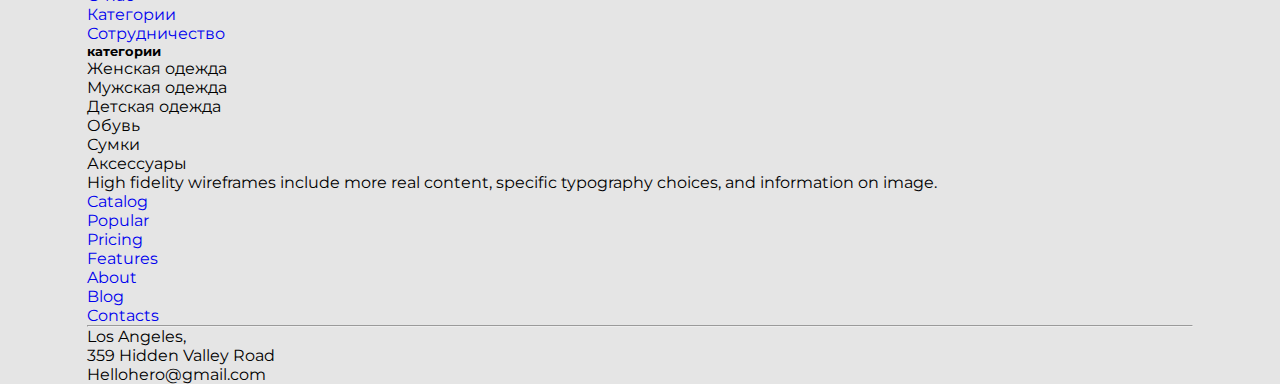
<file: macbok-12.html>
<!DOCTYPE html>
<html lang="en">
  <head>
    <meta charset="UTF-8" />
    <meta http-equiv="X-UA-Compatible" content="IE=edge" />
    <meta name="viewport" content="width=device-width, initial-scale=1.0" />
    <title>MacPro_12</title>
    <link rel="preconnect" href="https://fonts.googleapis.com" />
    <link rel="preconnect" href="https://fonts.gstatic.com" crossorigin />
    <link
      href="https://fonts.googleapis.com/css2?family=Poppins:wght@500&display=swap"
      rel="stylesheet"
    />
    <link
      rel="stylesheet"
      href="https://cdnjs.cloudflare.com/ajax/libs/font-awesome/4.7.0/css/font-awesome.min.css"
    />
    <link rel="icon" href="./images/macbok-12/Без названия.jfif" />
    <link rel="preconnect" href="https://fonts.googleapis.com" />
    <link rel="preconnect" href="https://fonts.gstatic.com" crossorigin />
    <link
      href="https://fonts.googleapis.com/css2?family=Montserrat:wght@500&display=swap"
      rel="stylesheet"
    />
    <link rel="stylesheet" href="./css/compressed/macbok-12.min.css" />
  </head>
  <body>
    <header>
      <section id="top-nav">
        <div class="container"><a href="#">RU </a> <a href="#">/ UZB</a></div>
      </section>
      <nav id="navbar">
        <div class="container">
          <div class="box">
            <div class="logo">
              <a href="./index.html">MILANDI</a>
            </div>
            <div class="links">
              <ul>
                <li><a href="./index.html">Главная</a></li>
                <li><a href="./macbok-11.html">O нас</a></li>
                <li><a href="./macpro-9.html">Категории</a></li>
                <li><a href="./macbok-14.html">Сотрудничество</a></li>
              </ul>
              <div class="exit">
                <button>Войти</button>
                <button>Зарегистрироваться</button>
                <img src="./images/macpro-9/ic_cart.svg" alt="" />
              </div>
            </div>
          </div>

          <div id="myNav" class="overlay">
            <a href="javascript:void(0)" class="closebtn" onclick="closeNav()"
              >&times;</a
            >

            <div class="overlay-content">
              <a href="./index.html">Главная</a>
              <a href="./macbok-11.html">O нас</a>
              <a href="./macbok-12.html">Категории</a>
              <a href="./macpro-9.html">Сотрудничество</a>
              <a href="#">Войти</a>
              <a href="#">Зарегистрироваться</a>
            </div>
          </div>

          <div class="tgg">
            <div>
              <span onclick="openNav()"> <i class="fa fa-bars"></i></span>
            </div>
            <div><img src="./images/macbok-11/lll.svg" alt="" /></div>
          </div>
        </div>
      </nav>
    </header>
    <main>
      <section id="img">
        <div class="container">
          <div class="img__container">
            <div class="img__container--content">
              <h1>Категории</h1>
            </div>
            <div class="img__container--box">
              <div class="items">
                <img src="./images/macbok-12/first.svg" alt="" />
                <h4>Women’s wear</h4>
              </div>
              <div class="items">
                <img src="./images/macbok-12/second.svg" alt="" />
                <h4>Men’s wear</h4>
              </div>
              <div class="items">
                <img src="./images/macbok-12/thirth.svg" alt="" />
                <h4>Kid’s wear</h4>
              </div>
              <div class="items">
                <img src="./images/macbok-12/fourth.svg" alt="" />
                <h4>Shoes</h4>
              </div>
              <div class="items">
                <img src="./images/macbok-12/5.svg" alt="" />
                <h4>Сумки</h4>
              </div>
              <div class="items">
                <img src="./images/macbok-12/6.svg" alt="" />
                <h4>Accessories</h4>
              </div>
              <div class="items">
                <img src="./images/macbok-12/7.svg" alt="" />
                <h4>Underwear</h4>
              </div>
              <div class="items">
                <img src="./images/macbok-12/8.svg" alt="" />
                <h4>Decorations</h4>
              </div>
              <div class="items">
                <img src="./images/macbok-12/9.svg" alt="" />
                <h4>Home textiles</h4>
              </div>
              <div class="items">
                <img src="./images/macbok-12/10.svg" alt="" />
                <h4>Wholesale</h4>
              </div>
            </div>
          </div>
        </div>
      </section>
    </main>
    <footer>
      <section id="footer">
        <div class="container">
          <div class="footer__container">
            <div class="footer__cont--left">
              <h4>про imperia</h4>
              <p>
                Lorem ipsum dolor sit amet, <br />consectetur adipiscing elit.
                Eget <br />pretium aenean dignissim sit cursus <br />dictumst
                adipiscing nunc.
              </p>
              <div class="footer-logo">
                <img src="images/macbok-14/footer-logo.svg" alt="page" />
              </div>
            </div>
            <div class="footer__cont--right">
              <div class="footer-card footer-card1">
                <div class="f-top">
                  <h5>контакты</h5>
                  <p class="p6">+998 90 958 78 87</p>
                  <p>support@fonon.uz</p>
                </div>
                <div class="f-bottom">
                  <h5>рабочее время</h5>
                  <p class="p7">По будням 9:00 to 18:00</p>
                  <p>В выходные 11:00 to 18:00</p>
                </div>
              </div>
              <div class="footer-card footer-card2">
                <h5>Меню</h5>
                <ul>
                  <li><a href="index.html">Главная</a></li>
                  <li><a href="macbok-11.html">О нас</a></li>
                  <li><a href="macbok-12.html">Категории</a></li>
                  <li><a href="macbok-13.html">Сотрудничество</a></li>
                </ul>
              </div>
              <div class="footer-card footer-card3">
                <h5>категории</h5>
                <p>Женская одежда</p>
                <p>Мужская одежда</p>
                <p>Детская одежда</p>
                <p>Обувь</p>
                <p>Сумки</p>
                <p>Аксессуары</p>
              </div>
            </div>
          </div>
        </div>
      </section>
      <section id="footer-2">
        <div class="container">
          <div class="footer__container">
            <div class="footer__cont--top">
              <p>
                High fidelity wireframes include more real content, specific
                typography choices, and information on image.
              </p>
              <div class="left-right">
                <div class="f-left">
                  <ul>
                    <li><a href="macbok-12.html">Catalog</a></li>
                    <li><a href="macbok-13.html">Popular</a></li>
                    <li><a href="macbok-14.html">Pricing</a></li>
                    <li><a href="macbok-16.html">Features</a></li>
                  </ul>
                </div>
                <div class="f-right">
                  <ul>
                    <li><a href="index.html">About</a></li>
                    <li><a href="macbok-17.html">Blog</a></li>
                    <li><a href="frame-9.html">Contacts</a></li>
                  </ul>
                </div>
              </div>
            </div>
            <hr />
            <div class="footer__cont--bottom">
              <div class="f__top">
                <div class="f__top--left">
                  <i class="uil uil-map-marker"></i>
                </div>
                <div class="f__top--right">
                  <p>Los Angeles, <br />359 Hidden Valley Road</p>
                </div>
              </div>
              <div class="f__top">
                <div class="f__top--left">
                  <i class="uil uil-envelope-alt"></i>
                </div>
                <div class="f__top--right">
                  <p>Hellohero@gmail.com</p>
                </div>
              </div>
            </div>
          </div>
        </div>
      </section>
    </footer>
    <script src="./js/main.js"></script>
  </body>
</html>
</file>
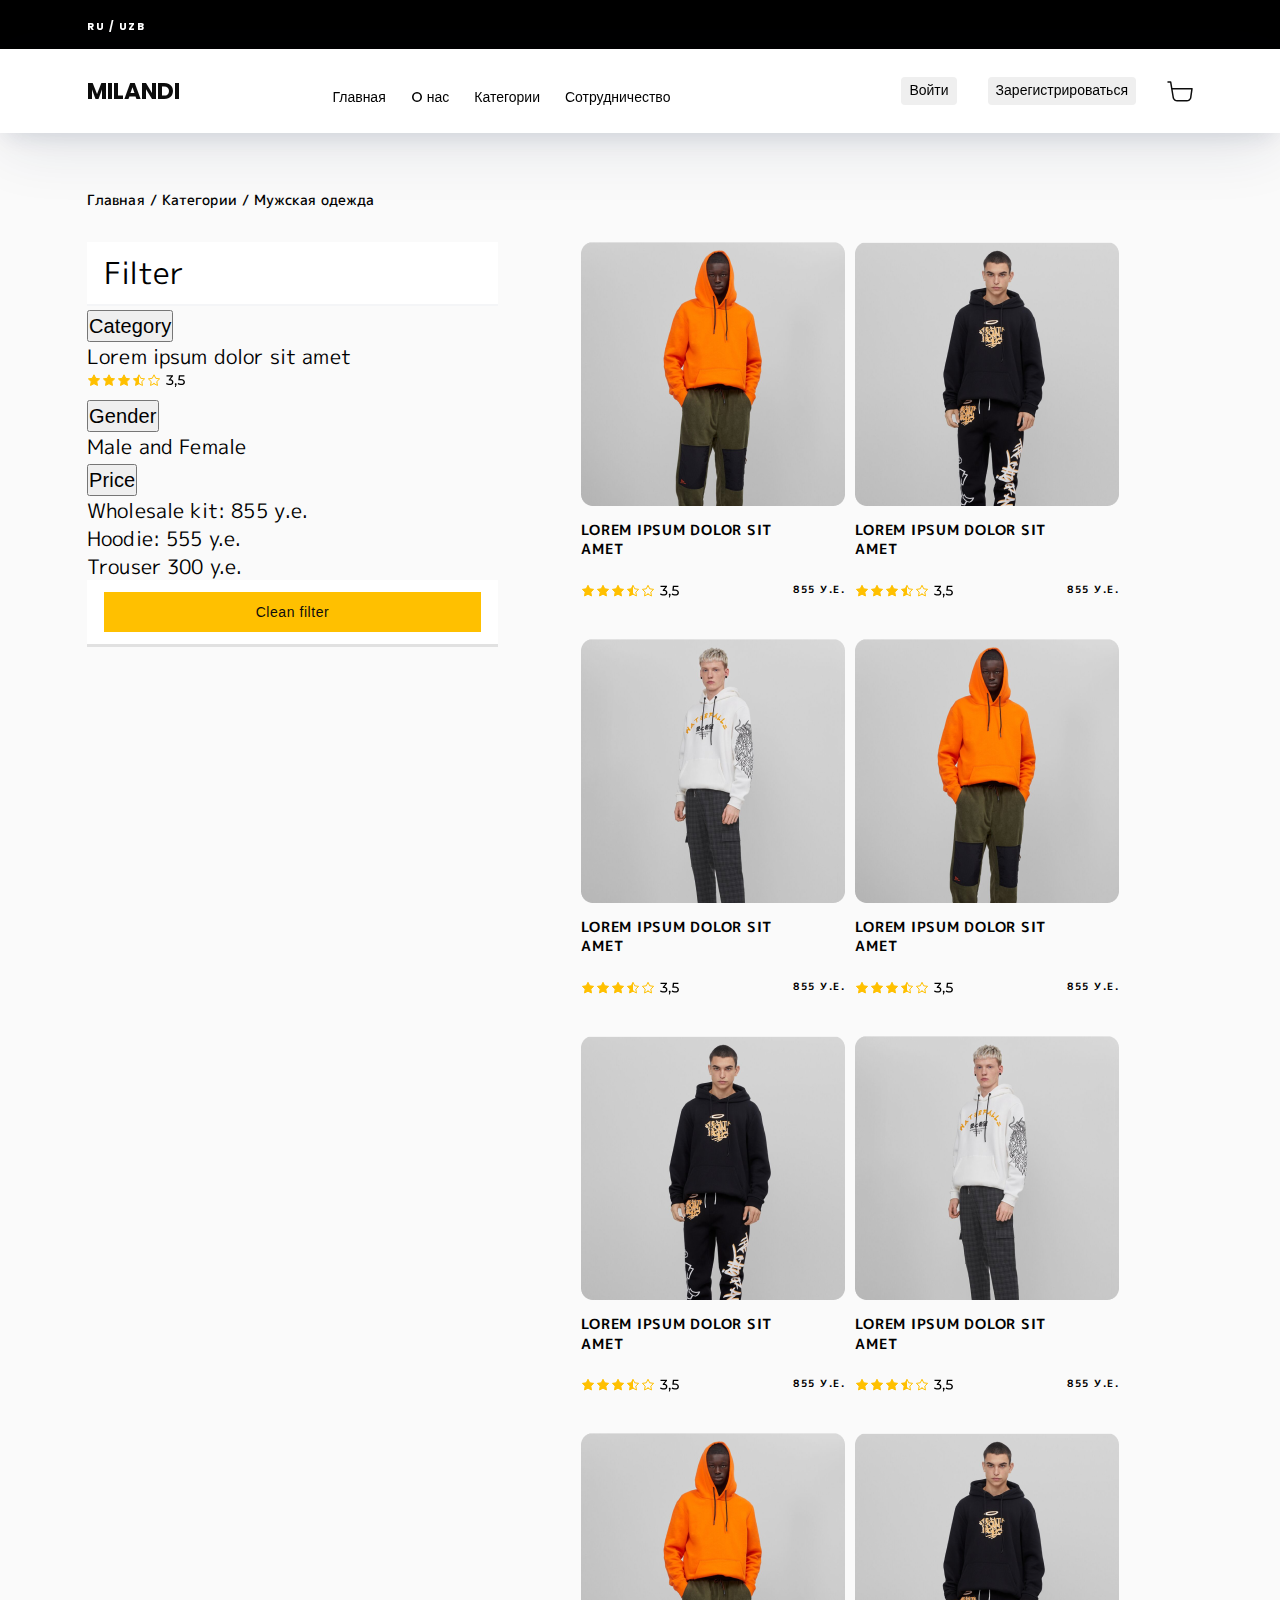
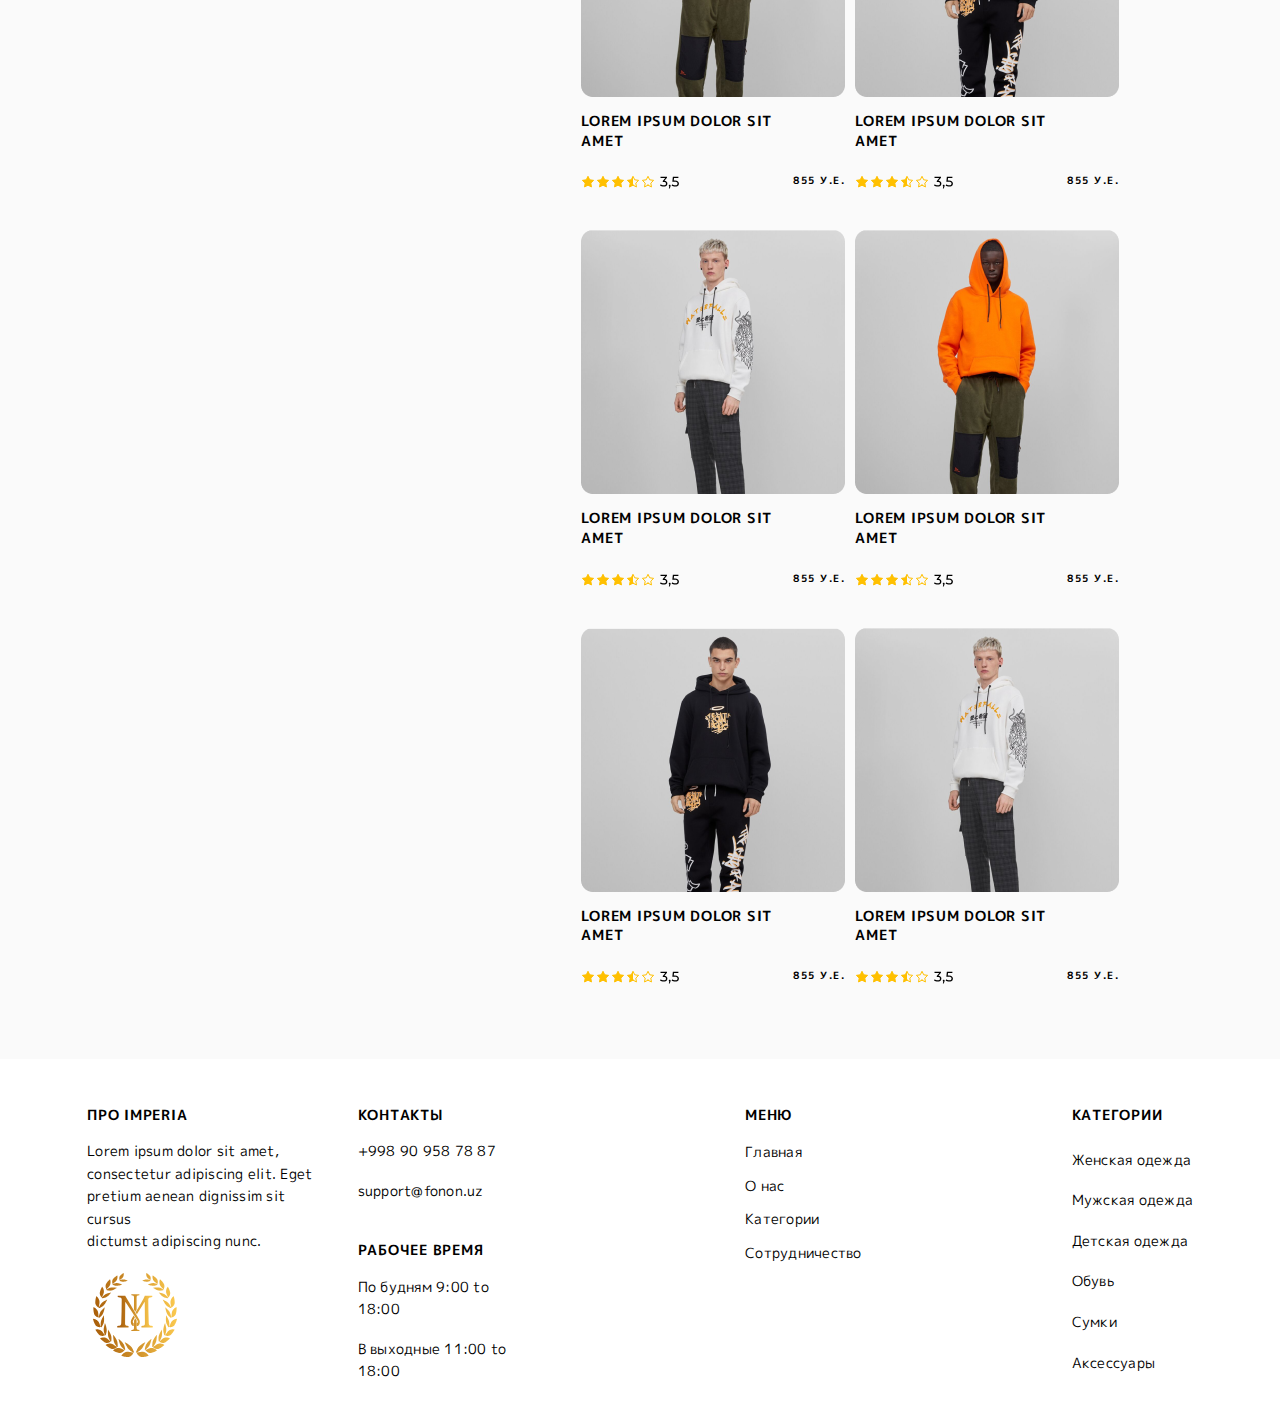
<file: macbok-14.html>
<!DOCTYPE html>
<html lang="en">
  <head>
    <meta charset="UTF-8" />
    <meta http-equiv="X-UA-Compatible" content="IE=edge" />
    <meta name="viewport" content="width=device-width, initial-scale=1.0" />
    <title>MacBook Pro 14</title>
    <link
      rel="stylesheet"
      href="https://unicons.iconscout.com/release/v4.0.0/css/line.css"
    />
    <link
      rel="stylesheet"
      href="https://cdnjs.cloudflare.com/ajax/libs/font-awesome/4.7.0/css/font-awesome.min.css"
    />
    <link
      href="https://cdn.jsdelivr.net/npm/bootstrap@5.3.0-alpha1/dist/css/bootstrap.min.css"
      rel="stylesheet"
      integrity="sha384-GLhlTQ8iRABdZLl6O3oVMWSktQOp6b7In1Zl3/Jr59b6EGGoI1aFkw7cmDA6j6gD"
      crossorigin="anonymous"
    />
    <link rel="stylesheet" href="css/compressed/macbok-14.min.css" />
  </head>
  <body>
    <header>
      <section id="top-nav">
        <div class="container"><a href="#">RU </a> <a href="#">/ UZB</a></div>
      </section>
      <nav id="navbar">
        <div class="container">
          <div class="box">
            <div class="logo">
              <a href="./index.html">MILANDI</a>
            </div>
            <div class="links">
              <ul>
                <li><a href="./index.html">Главная</a></li>
                <li><a href="macbok-11.html">O нас</a></li>
                <li><a href="macbok-12.html">Категории</a></li>
                <li><a href="macbok-13.html">Сотрудничество</a></li>
              </ul>
              <div class="exit">
                <button>Войти</button>
                <button>Зарегистрироваться</button>
                <img src="./images/macbok-11/chelak.svg" alt="" />
              </div>
            </div>
          </div>

          <div id="myNav" class="overlay">
            <a href="javascript:void(0)" class="closebtn" onclick="closeNav()"
              >&times;</a
            >

            <div class="overlay-content">
              <a href="#">Главная</a>
              <a href="#">O нас</a>
              <a href="#">Категории</a>
              <a href="#">Сотрудничество</a>
              <a href="#">Войти</a>
              <a href="#">Зарегистрироваться</a>
            </div>
          </div>

          <div class="tgg">
            <div>
              <span onclick="openNav()"> <i class="fa fa-bars"></i></span>
            </div>
            <div><img src="./images/macbok-11/lll.svg" alt="page" /></div>
          </div>
        </div>
      </nav>
    </header>

    <main>
      <section id="mag">
        <div class="container">
          <div class="mag__container">
            <div class="mag__cont--top">
              <a href="index.html">Главная</a>
              <p>/</p>
              <a href="macbok-12.html">Категории</a>
              <p>/</p>
              <a href="macbok-16.html">Мужская одежда</a>
            </div>
            <div class="mag__cont--bottom">
              <div class="bottom-left">
                <div class="acc-logo">
                  <h3>Filter</h3>
                </div>
                <div
                  class="acc accordion accordion-flush"
                  id="accordionFlushExample"
                >
                  <div class="acc-item accordion-item">
                    <h2 class="accordion-header" id="flush-headingOne">
                      <button
                        class="accordion-button collapsed"
                        type="button"
                        data-bs-toggle="collapse"
                        data-bs-target="#flush-collapseOne"
                        aria-expanded="false"
                        aria-controls="flush-collapseOne"
                      >
                        Category
                      </button>
                    </h2>
                    <div
                      id="flush-collapseOne"
                      class="flsh accordion-collapse collapse"
                      aria-labelledby="flush-headingOne"
                      data-bs-parent="#accordionFlushExample"
                    >
                      <div class="acc-body accordion-body">
                        <p>Lorem ipsum dolor sit amet</p>
                        <img src="images/macbok-14/stars.svg" alt="page" />
                      </div>
                    </div>
                  </div>
                  <div class="acc-item accordion-item">
                    <h2 class="accordion-header" id="flush-headingTwo">
                      <button
                        class="accordion-button collapsed"
                        type="button"
                        data-bs-toggle="collapse"
                        data-bs-target="#flush-collapseTwo"
                        aria-expanded="false"
                        aria-controls="flush-collapseTwo"
                      >
                        Gender
                      </button>
                    </h2>
                    <div
                      id="flush-collapseTwo"
                      class="flsh accordion-collapse collapse"
                      aria-labelledby="flush-headingTwo"
                      data-bs-parent="#accordionFlushExample"
                    >
                      <div class="acc-body accordion-body">
                        <p>Male and Female</p>
                      </div>
                    </div>
                  </div>
                  <div class="acc-item accordion-item">
                    <h2 class="accordion-header" id="flush-headingThree">
                      <button
                        class="accordion-button collapsed"
                        type="button"
                        data-bs-toggle="collapse"
                        data-bs-target="#flush-collapseThree"
                        aria-expanded="false"
                        aria-controls="flush-collapseThree"
                      >
                        Price
                      </button>
                    </h2>
                    <div
                      id="flush-collapseThree"
                      class="flsh accordion-collapse collapse"
                      aria-labelledby="flush-headingThree"
                      data-bs-parent="#accordionFlushExample"
                    >
                      <div class="acc-body accordion-body">
                        <p>
                          Wholesale kit: 855 у.е.
                          <br />
                          Hoodie: 555 y.e.
                          <br />
                          Trouser 300 y.e.
                        </p>
                      </div>
                    </div>
                  </div>
                  <div class="acc-button">
                    <button>Clean filter</button>
                  </div>
                </div>
              </div>
              <div class="bottom-right">
                <div class="box">
                  <div class="box-img">
                    <img src="images/macbok-14/klient.png" alt="page" />
                  </div>
                  <div class="box-title">
                    <p>Lorem ipsum dolor sit <br />amet</p>
                    <div class="stars-box">
                      <img src="images/macbok-14/stars.svg" alt="page" />
                      <p>855 у.е.</p>
                    </div>
                  </div>
                </div>
                <div class="box">
                  <div class="box-img">
                    <img src="images/macbok-14/klient-1.png" alt="page" />
                  </div>
                  <div class="box-title">
                    <p>Lorem ipsum dolor sit <br />amet</p>
                    <div class="stars-box">
                      <img src="images/macbok-14/stars.svg" alt="page" />
                      <p>855 у.е.</p>
                    </div>
                  </div>
                </div>
                <div class="box">
                  <div class="box-img">
                    <img src="images/macbok-14/klient-2.png" alt="page" />
                  </div>
                  <div class="box-title">
                    <p>Lorem ipsum dolor sit <br />amet</p>
                    <div class="stars-box">
                      <img src="images/macbok-14/stars.svg" alt="page" />
                      <p>855 у.е.</p>
                    </div>
                  </div>
                </div>
                <div class="box">
                  <div class="box-img">
                    <img src="images/macbok-14/klient.png" alt="page" />
                  </div>
                  <div class="box-title">
                    <p>Lorem ipsum dolor sit <br />amet</p>
                    <div class="stars-box">
                      <img src="images/macbok-14/stars.svg" alt="page" />
                      <p>855 у.е.</p>
                    </div>
                  </div>
                </div>
                <div class="box">
                  <div class="box-img">
                    <img src="images/macbok-14/klient-1.png" alt="page" />
                  </div>
                  <div class="box-title">
                    <p>Lorem ipsum dolor sit <br />amet</p>
                    <div class="stars-box">
                      <img src="images/macbok-14/stars.svg" alt="page" />
                      <p>855 у.е.</p>
                    </div>
                  </div>
                </div>
                <div class="box">
                  <div class="box-img">
                    <img src="images/macbok-14/klient-2.png" alt="page" />
                  </div>
                  <div class="box-title">
                    <p>Lorem ipsum dolor sit <br />amet</p>
                    <div class="stars-box">
                      <img src="images/macbok-14/stars.svg" alt="page" />
                      <p>855 у.е.</p>
                    </div>
                  </div>
                </div>
                <div class="box">
                  <div class="box-img">
                    <img src="images/macbok-14/klient.png" alt="page" />
                  </div>
                  <div class="box-title">
                    <p>Lorem ipsum dolor sit <br />amet</p>
                    <div class="stars-box">
                      <img src="images/macbok-14/stars.svg" alt="page" />
                      <p>855 у.е.</p>
                    </div>
                  </div>
                </div>
                <div class="box">
                  <div class="box-img">
                    <img src="images/macbok-14/klient-1.png" alt="page" />
                  </div>
                  <div class="box-title">
                    <p>Lorem ipsum dolor sit <br />amet</p>
                    <div class="stars-box">
                      <img src="images/macbok-14/stars.svg" alt="page" />
                      <p>855 у.е.</p>
                    </div>
                  </div>
                </div>
                <div class="box">
                  <div class="box-img">
                    <img src="images/macbok-14/klient-2.png" alt="page" />
                  </div>
                  <div class="box-title">
                    <p>Lorem ipsum dolor sit <br />amet</p>
                    <div class="stars-box">
                      <img src="images/macbok-14/stars.svg" alt="page" />
                      <p>855 у.е.</p>
                    </div>
                  </div>
                </div>
                <div class="box">
                  <div class="box-img">
                    <img src="images/macbok-14/klient.png" alt="page" />
                  </div>
                  <div class="box-title">
                    <p>Lorem ipsum dolor sit <br />amet</p>
                    <div class="stars-box">
                      <img src="images/macbok-14/stars.svg" alt="page" />
                      <p>855 у.е.</p>
                    </div>
                  </div>
                </div>
                <div class="box">
                  <div class="box-img">
                    <img src="images/macbok-14/klient-1.png" alt="page" />
                  </div>
                  <div class="box-title">
                    <p>Lorem ipsum dolor sit <br />amet</p>
                    <div class="stars-box">
                      <img src="images/macbok-14/stars.svg" alt="page" />
                      <p>855 у.е.</p>
                    </div>
                  </div>
                </div>
                <div class="box">
                  <div class="box-img">
                    <img src="images/macbok-14/klient-2.png" alt="page" />
                  </div>
                  <div class="box-title">
                    <p>Lorem ipsum dolor sit <br />amet</p>
                    <div class="stars-box">
                      <img src="images/macbok-14/stars.svg" alt="page" />
                      <p>855 у.е.</p>
                    </div>
                  </div>
                </div>
              </div>
            </div>
          </div>
        </div>
      </section>
      <section id="mag-2">
        <div class="container">
          <div class="mag-2__container">
            <div class="mag-2__cont--top">
              <div class="mag-2__top--left">
                <div class="acc accordion" id="accordionExample">
                  <div class="acc-item accordion-item">
                    <h2 class="acc-h2 accordion-header" id="headingOne">
                      <button
                        class="but accordion-button"
                        type="button"
                        data-bs-toggle="collapse"
                        data-bs-target="#collapseOne"
                        aria-expanded="true"
                        aria-controls="collapseOne"
                      >
                        Сортировка
                      </button>
                    </h2>
                    <div
                      id="collapseOne"
                      class="acc-col accordion-collapse collapse show"
                      aria-labelledby="headingOne"
                      data-bs-parent="#accordionExample"
                    >
                      <div class="acc-body accordion-body">
                        <button>Clean Filter</button>
                      </div>
                    </div>
                  </div>
                </div>
              </div>
              <div class="mag-2__top--right">
                <div class="button">
                  <p>Фильтры</p>
                  <i class="uil uil-filter"></i>
                </div>
              </div>
            </div>
            <div class="mag-2__cont--bottom">
              <div class="box">
                <div class="box-img">
                  <img src="images/macbok-14/responsive.png" alt="page" />
                </div>
                <div class="box-title">
                  <p><img src="images/macbok-14/stars.svg" alt="page" /></p>
                  <p class="p1">Lorem ipsum dolor <br />sit amet</p>
                  <p class="p2">855 у.е.</p>
                </div>
              </div>
              <div class="box">
                <div class="box-img">
                  <img src="images/macbok-14/responsive.png" alt="page" />
                </div>
                <div class="box-title">
                  <p><img src="images/macbok-14/stars.svg" alt="page" /></p>
                  <p class="p1">Lorem ipsum dolor <br />sit amet</p>
                  <p class="p2">855 у.е.</p>
                </div>
              </div>
              <div class="box">
                <div class="box-img">
                  <img src="images/macbok-14/responsive.png" alt="page" />
                </div>
                <div class="box-title">
                  <p><img src="images/macbok-14/stars.svg" alt="page" /></p>
                  <p class="p1">Lorem ipsum dolor <br />sit amet</p>
                  <p class="p2">855 у.е.</p>
                </div>
              </div>
              <div class="box">
                <div class="box-img">
                  <img src="images/macbok-14/responsive.png" alt="page" />
                </div>
                <div class="box-title">
                  <p><img src="images/macbok-14/stars.svg" alt="page" /></p>
                  <p class="p1">Lorem ipsum dolor <br />sit amet</p>
                  <p class="p2">855 у.е.</p>
                </div>
              </div>
              <div class="box">
                <div class="box-img">
                  <img src="images/macbok-14/responsive.png" alt="page" />
                </div>
                <div class="box-title">
                  <p><img src="images/macbok-14/stars.svg" alt="page" /></p>
                  <p class="p1">Lorem ipsum dolor <br />sit amet</p>
                  <p class="p2">855 у.е.</p>
                </div>
              </div>
              <div class="box">
                <div class="box-img">
                  <img src="images/macbok-14/responsive.png" alt="page" />
                </div>
                <div class="box-title">
                  <p><img src="images/macbok-14/stars.svg" alt="page" /></p>
                  <p class="p1">Lorem ipsum dolor <br />sit amet</p>
                  <p class="p2">855 у.е.</p>
                </div>
              </div>
              <div class="box">
                <div class="box-img">
                  <img src="images/macbok-14/responsive.png" alt="page" />
                </div>
                <div class="box-title">
                  <p><img src="images/macbok-14/stars.svg" alt="page" /></p>
                  <p class="p1">Lorem ipsum dolor <br />sit amet</p>
                  <p class="p2">855 у.е.</p>
                </div>
              </div>
              <div class="box">
                <div class="box-img">
                  <img src="images/macbok-14/responsive.png" alt="page" />
                </div>
                <div class="box-title">
                  <p><img src="images/macbok-14/stars.svg" alt="page" /></p>
                  <p class="p1">Lorem ipsum dolor <br />sit amet</p>
                  <p class="p2">855 у.е.</p>
                </div>
              </div>
              <div class="box">
                <div class="box-img">
                  <img src="images/macbok-14/responsive.png" alt="page" />
                </div>
                <div class="box-title">
                  <p><img src="images/macbok-14/stars.svg" alt="page" /></p>
                  <p class="p1">Lorem ipsum dolor <br />sit amet</p>
                  <p class="p2">855 у.е.</p>
                </div>
              </div>
              <div class="box">
                <div class="box-img">
                  <img src="images/macbok-14/responsive.png" alt="page" />
                </div>
                <div class="box-title">
                  <p><img src="images/macbok-14/stars.svg" alt="page" /></p>
                  <p class="p1">Lorem ipsum dolor <br />sit amet</p>
                  <p class="p2">855 у.е.</p>
                </div>
              </div>
            </div>
          </div>
        </div>
      </section>
    </main>

    <footer>
      <section id="footer">
        <div class="container">
          <div class="footer__container">
            <div class="footer__cont--left">
              <h4>про imperia</h4>
              <p>
                Lorem ipsum dolor sit amet, <br />consectetur adipiscing elit.
                Eget <br />pretium aenean dignissim sit cursus <br />dictumst
                adipiscing nunc.
              </p>
              <div class="footer-logo">
                <img src="images/macbok-14/footer-logo.svg" alt="page" />
              </div>
            </div>
            <div class="footer__cont--right">
              <div class="footer-card footer-card1">
                <div class="f-top">
                  <h5>контакты</h5>
                  <p class="p6">+998 90 958 78 87</p>
                  <p>support@fonon.uz</p>
                </div>
                <div class="f-bottom">
                  <h5>рабочее время</h5>
                  <p class="p7">По будням 9:00 to 18:00</p>
                  <p>В выходные 11:00 to 18:00</p>
                </div>
              </div>
              <div class="footer-card footer-card2">
                <h5>Меню</h5>
                <ul>
                  <li><a href="index.html">Главная</a></li>
                  <li><a href="macbok-11.html">О нас</a></li>
                  <li><a href="macbok-12.html">Категории</a></li>
                  <li><a href="macbok-13.html">Сотрудничество</a></li>
                </ul>
              </div>
              <div class="footer-card footer-card3">
                <h5>категории</h5>
                <p>Женская одежда</p>
                <p>Мужская одежда</p>
                <p>Детская одежда</p>
                <p>Обувь</p>
                <p>Сумки</p>
                <p>Аксессуары</p>
              </div>
            </div>
          </div>
        </div>
      </section>
      <section id="footer-2">
        <div class="container">
          <div class="footer__container">
            <div class="footer__cont--top">
              <p>
                High fidelity wireframes include more real content, specific
                typography choices, and information on image.
              </p>
              <div class="left-right">
                <div class="f-left">
                  <ul>
                    <li><a href="macbok-12.html">Catalog</a></li>
                    <li><a href="macbok-13.html">Popular</a></li>
                    <li><a href="macbok-14.html">Pricing</a></li>
                    <li><a href="macbok-16.html">Features</a></li>
                  </ul>
                </div>
                <div class="f-right">
                  <ul>
                    <li><a href="index.html">About</a></li>
                    <li><a href="macbok-17.html">Blog</a></li>
                    <li><a href="frame-9.html">Contacts</a></li>
                  </ul>
                </div>
              </div>
            </div>
            <hr />
            <div class="footer__cont--bottom">
              <div class="f__top">
                <div class="f__top--left">
                  <i class="uil uil-map-marker"></i>
                </div>
                <div class="f__top--right">
                  <p>Los Angeles, <br />359 Hidden Valley Road</p>
                </div>
              </div>
              <div class="f__top">
                <div class="f__top--left">
                  <i class="uil uil-envelope-alt"></i>
                </div>
                <div class="f__top--right">
                  <p>Hellohero@gmail.com</p>
                </div>
              </div>
            </div>
          </div>
        </div>
      </section>
    </footer>

    <script src="js/main.js"></script>
    <script
      src="https://cdn.jsdelivr.net/npm/bootstrap@5.3.0-alpha1/dist/js/bootstrap.bundle.min.js"
      integrity="sha384-w76AqPfDkMBDXo30jS1Sgez6pr3x5MlQ1ZAGC+nuZB+EYdgRZgiwxhTBTkF7CXvN"
      crossorigin="anonymous"
    ></script>
  </body>
</html>
</file>
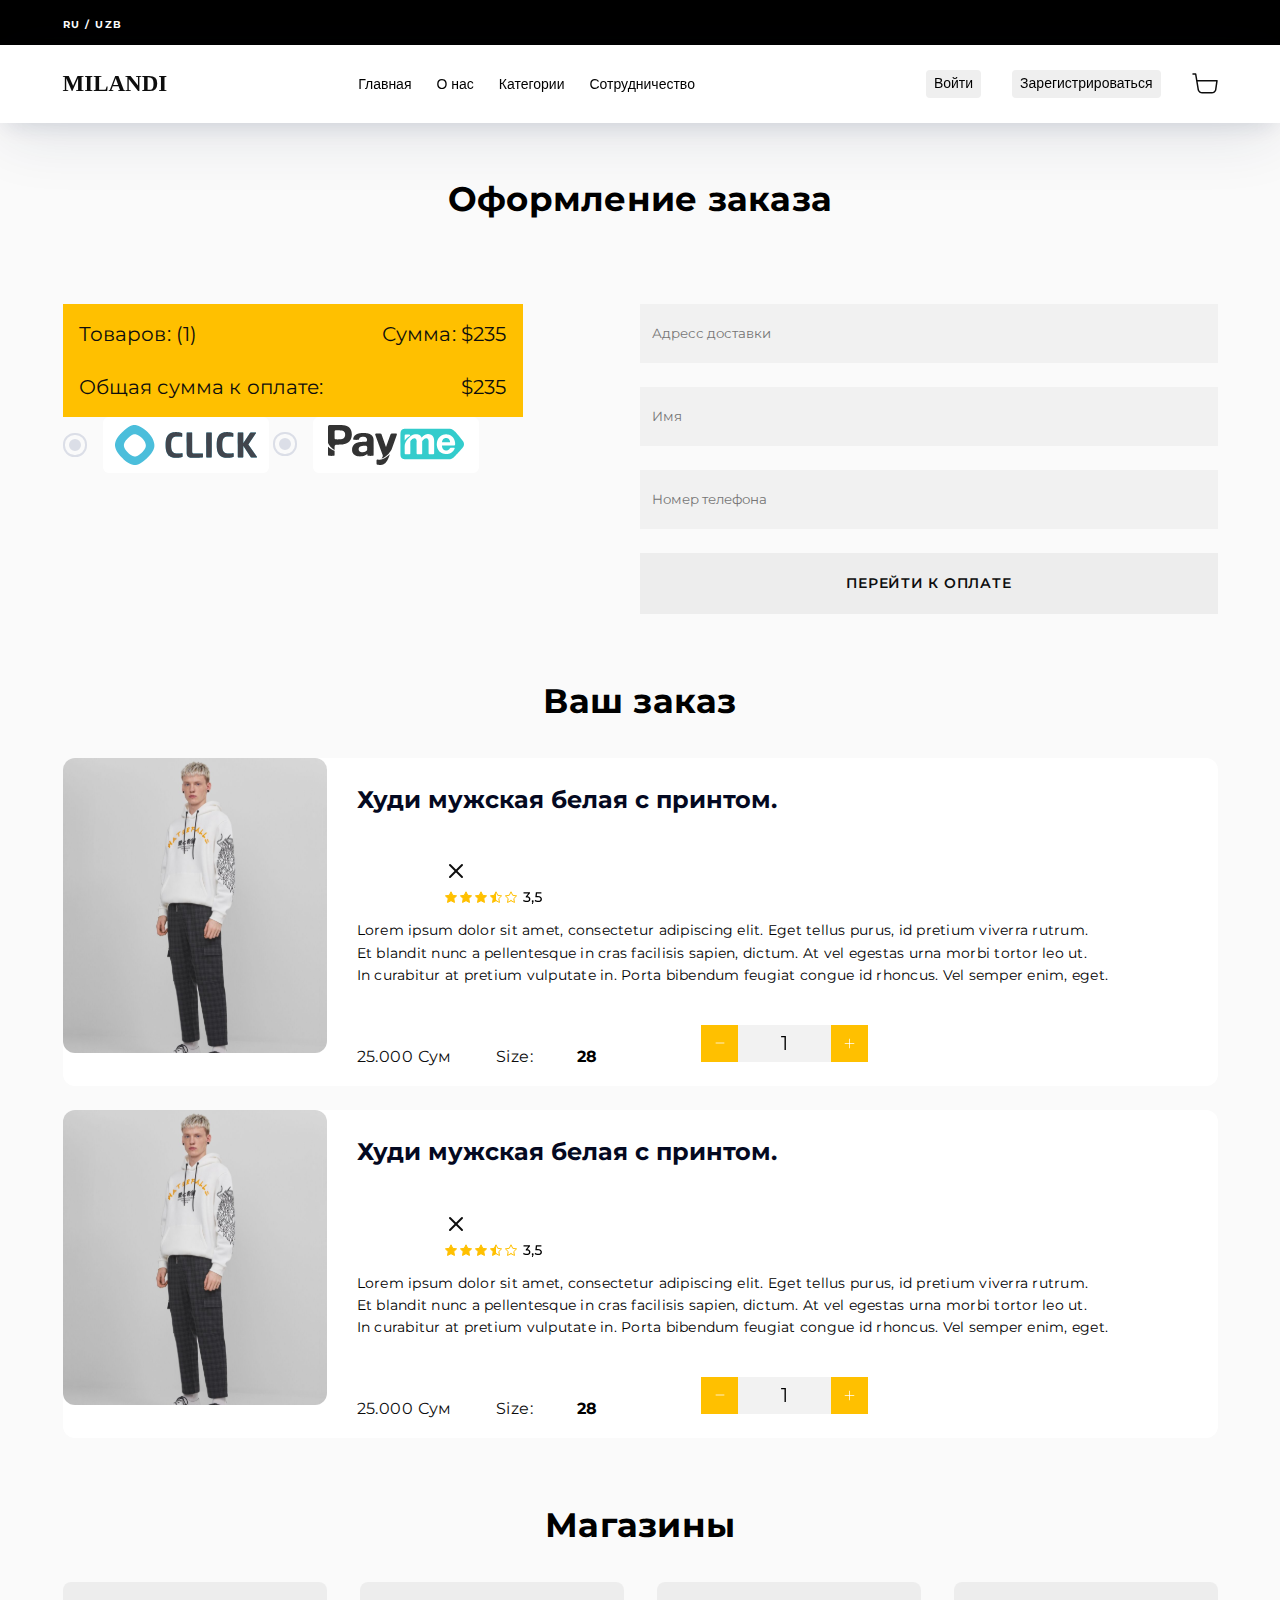
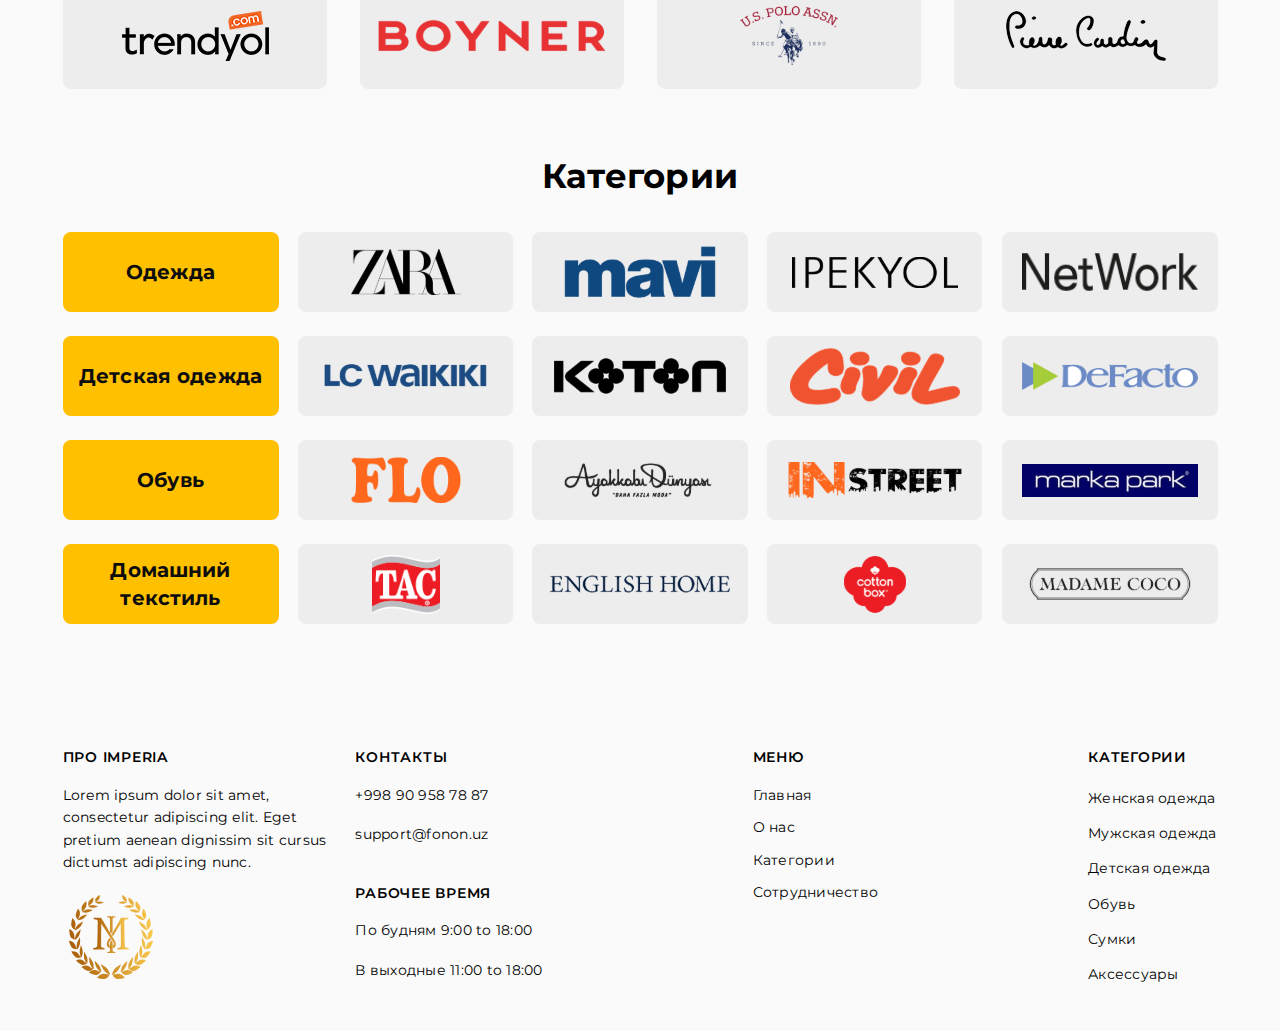
<file: macbok-17.html>
<!DOCTYPE html>
<html lang="en">
  <head>
    <meta charset="UTF-8" />
    <meta http-equiv="X-UA-Compatible" content="IE=edge" />
    <meta name="viewport" content="width=device-width, initial-scale=1.0" />
    <title>Tohir</title>
    <link rel="stylesheet" href="sass/pages/macpro_17.css" />
  </head>
  <body>
    <header>
      <section id="top-nav">
        <div class="container"><a href="#">RU </a> <a href="#">/ UZB</a></div>
      </section>
      <nav id="navbar">
        <div class="container">
          <div class="box">
            <div class="logo">
              <a href="./index.html">MILANDI</a>
            </div>
            <div class="links">
              <ul>
                <li><a href="./index.html">Главная</a></li>
                <li><a href="#">O нас</a></li>
                <li><a href="#">Категории</a></li>
                <li><a href="#">Сотрудничество</a></li>
              </ul>
              <div class="exit">
                <button>Войти</button>
                <button>Зарегистрироваться</button>
                <img src="./images/macbok-11/chelak.svg" alt="" />
              </div>
            </div>
          </div>

          <div id="myNav" class="overlay">
            <a href="javascript:void(0)" class="closebtn" onclick="closeNav()"
              >&times;</a
            >

            <div class="overlay-content">
              <a href="#">Главная</a>
              <a href="#">O нас</a>
              <a href="#">Категории</a>
              <a href="#">Сотрудничество</a>
              <a href="#">Войти</a>
              <a href="#">Зарегистрироваться</a>
            </div>
          </div>

          <div class="tgg">
            <div>
              <span onclick="openNav()"> <i class="fa fa-bars"></i></span>
            </div>
            <div><img src="./images/macbok-11/lll.svg" alt="" /></div>
          </div>
        </div>
      </nav>
    </header>
    <div class="container">
      <section>
        <div class="container-top">
          <h1>Оформление заказа</h1>
        </div>
        <div class="container-book">
          <div class="payme">
            <div class="book-left">
              <div class="book-left-left">
                <p>Товаров: (1)</p>
                <p>Общая сумма к оплате:</p>
              </div>
              <div class="book-left-right">
                <p>Сумма: $235</p>
                <p>$235</p>
              </div>
            </div>
            <div class="container-img">
              <img src="images/payment/click.svg" alt="" />
              <img src="images/payment/nmnhu.svg" alt="" />
            </div>
          </div>
          <div class="input-payment">
            <input type="text" placeholder="Адресс доставки" />
            <input type="text" placeholder="Имя" />
            <input type="tel" placeholder="Номер телефона" />
            <div class="input-payment-img">
              <img src="images/payment/click.svg" alt="" />
              <img src="images/payment/nmnhu.svg" alt="" />
              <div class="container-img-uzcard">
                <img src="images/payment/uzcard.svg" alt="" />
                <img src="images/payment/naliche.svg" alt="" />
              </div>
            </div>
            <a href="payment.html">Перейти к оплате</a>
          </div>
        </div>
        <div class="container-order">
          <h1>Ваш заказ</h1>
          <div class="container-hoodie">
            <div class="container-hoodie-img">
              <img src="images/payment/boy.svg" alt="" />
            </div>
            <div class="container-hoodie-comment">
              <h2>Худи мужская белая с принтом.</h2>
              <img src="images/payment/closer.svg" alt="" />
              <br />
              <img src="images/payment/stars.svg" alt="" />
              <p>
                Lorem ipsum dolor sit amet, consectetur adipiscing elit. Eget
                tellus purus, id pretium viverra rutrum. <br />
                Et blandit nunc a pellentesque in cras facilisis sapien, dictum.
                At vel egestas urna morbi tortor leo ut. <br />
                In curabitur at pretium vulputate in. Porta bibendum feugiat
                congue id rhoncus. Vel semper enim, eget.
              </p>
              <div class="container-hoodie-comment-bottom">
                <p>25.000 Сум</p>
                <p>Size:</p>
                <h3>28</h3>
                <img
                  style="display: none"
                  src="images/payment/musirka.svg"
                  alt=""
                />
                <img
                  class="container-hoodie-comment-bottom-img"
                  src="images/payment/one.png"
                  alt=""
                />
              </div>
            </div>
          </div>
          <div class="container-hoodie">
            <div class="container-hoodie-img">
              <img src="images/payment/boy.svg" alt="" />
            </div>
            <div class="container-hoodie-comment">
              <h2>Худи мужская белая с принтом.</h2>
              <img src="images/payment/closer.svg" alt="" />
              <br />
              <img src="images/payment/stars.svg" alt="" />
              <p>
                Lorem ipsum dolor sit amet, consectetur adipiscing elit. Eget
                tellus purus, id pretium viverra rutrum. <br />
                Et blandit nunc a pellentesque in cras facilisis sapien, dictum.
                At vel egestas urna morbi tortor leo ut. <br />
                In curabitur at pretium vulputate in. Porta bibendum feugiat
                congue id rhoncus. Vel semper enim, eget.
              </p>
              <div class="container-hoodie-comment-bottom">
                <p>25.000 Сум</p>
                <p>Size:</p>
                <h3>28</h3>
                <img
                  style="display: none"
                  src="images/payment/musirka.svg"
                  alt=""
                />
                <img src="images/payment/one.png" alt="" />
              </div>
            </div>
          </div>
        </div>
        <div class="container-shop">
          <div class="container-shop-logo">
            <h1>Магазины</h1>
          </div>
          <div class="container-shop-img">
            <img src="images/payment/trendyol.svg" alt="" />
            <img src="images/payment/boyner.svg" alt="" />
            <img src="images/payment/polo.svg" alt="" />
            <img src="images/payment/cardiy.svg" alt="" />
          </div>
        </div>
        <div class="container-categories">
          <h1>Категории</h1>
          <div class="container-categories-clothes">
            <div class="container-categories-div">
              <h3>Одежда</h3>
            </div>
            <img src="images/payment/zara.svg" alt="" />
            <img src="images/payment/mavi.svg" alt="" />
            <img src="images/payment/ipakyol.svg" alt="" />
            <img src="images/payment/network.svg" alt="" />
          </div>
          <div class="container-categories-baby">
            <div class="container-categories-div">
              <h3>Детская одежда</h3>
            </div>
            <img src="images/payment/lc_waikiki.svg" alt="" />
            <img src="images/payment/koton.svg" alt="" />
            <img src="images/payment/civil.svg" alt="" />
            <img src="images/payment/defacto.svg" alt="" />
          </div>
          <div class="container-categories-shoes">
            <div class="container-categories-div">
              <h3>Обувь</h3>
            </div>
            <img src="images/payment/flo.svg" alt="" />
            <img src="images/payment/dunya.svg" alt="" />
            <img src="images/payment/instreet.svg" alt="" />
            <img src="images/payment/marka.svg" alt="" />
          </div>
          <div class="container-categories-textiles">
            <div class="container-categories-div">
              <h3>Домашний текстиль</h3>
            </div>
            <img src="images/payment/tac.svg" alt="" />
            <img src="images/payment/english.svg" alt="" />
            <img src="images/payment/cotton.svg" alt="" />
            <img src="images/payment/madame.svg" alt="" />
          </div>
        </div>
      </section>
    </div>
    <footer>
      <section id="footer">
        <div class="container">
          <div class="footer__container">
            <div class="footer__cont--left">
              <h4>про imperia</h4>
              <p>
                Lorem ipsum dolor sit amet, <br />consectetur adipiscing elit.
                Eget <br />pretium aenean dignissim sit cursus <br />dictumst
                adipiscing nunc.
              </p>
              <div class="footer-logo">
                <img src="/images/home/logo.png" alt="page" />
              </div>
            </div>
            <div class="footer__cont--right">
              <div class="footer-card footer-card1">
                <div class="f-top">
                  <h5>контакты</h5>
                  <p class="p6">+998 90 958 78 87</p>
                  <p>support@fonon.uz</p>
                </div>
                <div class="f-bottom">
                  <h5>рабочее время</h5>
                  <p class="p7">По будням 9:00 to 18:00</p>
                  <p>В выходные 11:00 to 18:00</p>
                </div>
              </div>
              <div class="footer-card footer-card2">
                <h5>Меню</h5>
                <ul>
                  <li><a href="index.html">Главная</a></li>
                  <li><a href="macbok-11.html">О нас</a></li>
                  <li><a href="macbok-12.html">Категории</a></li>
                  <li><a href="macbok-13.html">Сотрудничество</a></li>
                </ul>
              </div>
              <div class="footer-card footer-card3">
                <h5>категории</h5>
                <p>Женская одежда</p>
                <p>Мужская одежда</p>
                <p>Детская одежда</p>
                <p>Обувь</p>
                <p>Сумки</p>
                <p>Аксессуары</p>
              </div>
            </div>
          </div>
        </div>
      </section>
      <section id="footer-2">
        <div class="container">
          <div class="footer__container">
            <div class="footer__cont--top">
              <p>
                High fidelity wireframes include more real content, specific
                typography choices, and information on image.
              </p>
              <div class="left-right">
                <div class="f-left">
                  <ul>
                    <li><a href="macbok-12.html">Catalog</a></li>
                    <li><a href="macbok-13.html">Popular</a></li>
                    <li><a href="macbok-14.html">Pricing</a></li>
                    <li><a href="macbok-16.html">Features</a></li>
                  </ul>
                </div>
                <div class="f-right">
                  <ul>
                    <li><a href="index.html">About</a></li>
                    <li><a href="macbok-17.html">Blog</a></li>
                    <li><a href="frame-9.html">Contacts</a></li>
                  </ul>
                </div>
              </div>
            </div>
            <hr />
            <div class="footer__cont--bottom">
              <div class="f__top">
                <div class="f__top--left">
                  <i class="uil uil-map-marker"></i>
                </div>
                <div class="f__top--right">
                  <p>Los Angeles, <br />359 Hidden Valley Road</p>
                </div>
              </div>
              <div class="f__top">
                <div class="f__top--left">
                  <i class="uil uil-envelope-alt"></i>
                </div>
                <div class="f__top--right">
                  <p>Hellohero@gmail.com</p>
                </div>
              </div>
            </div>
          </div>
        </div>
      </section>
    </footer>
  </body>
</html>
</file>
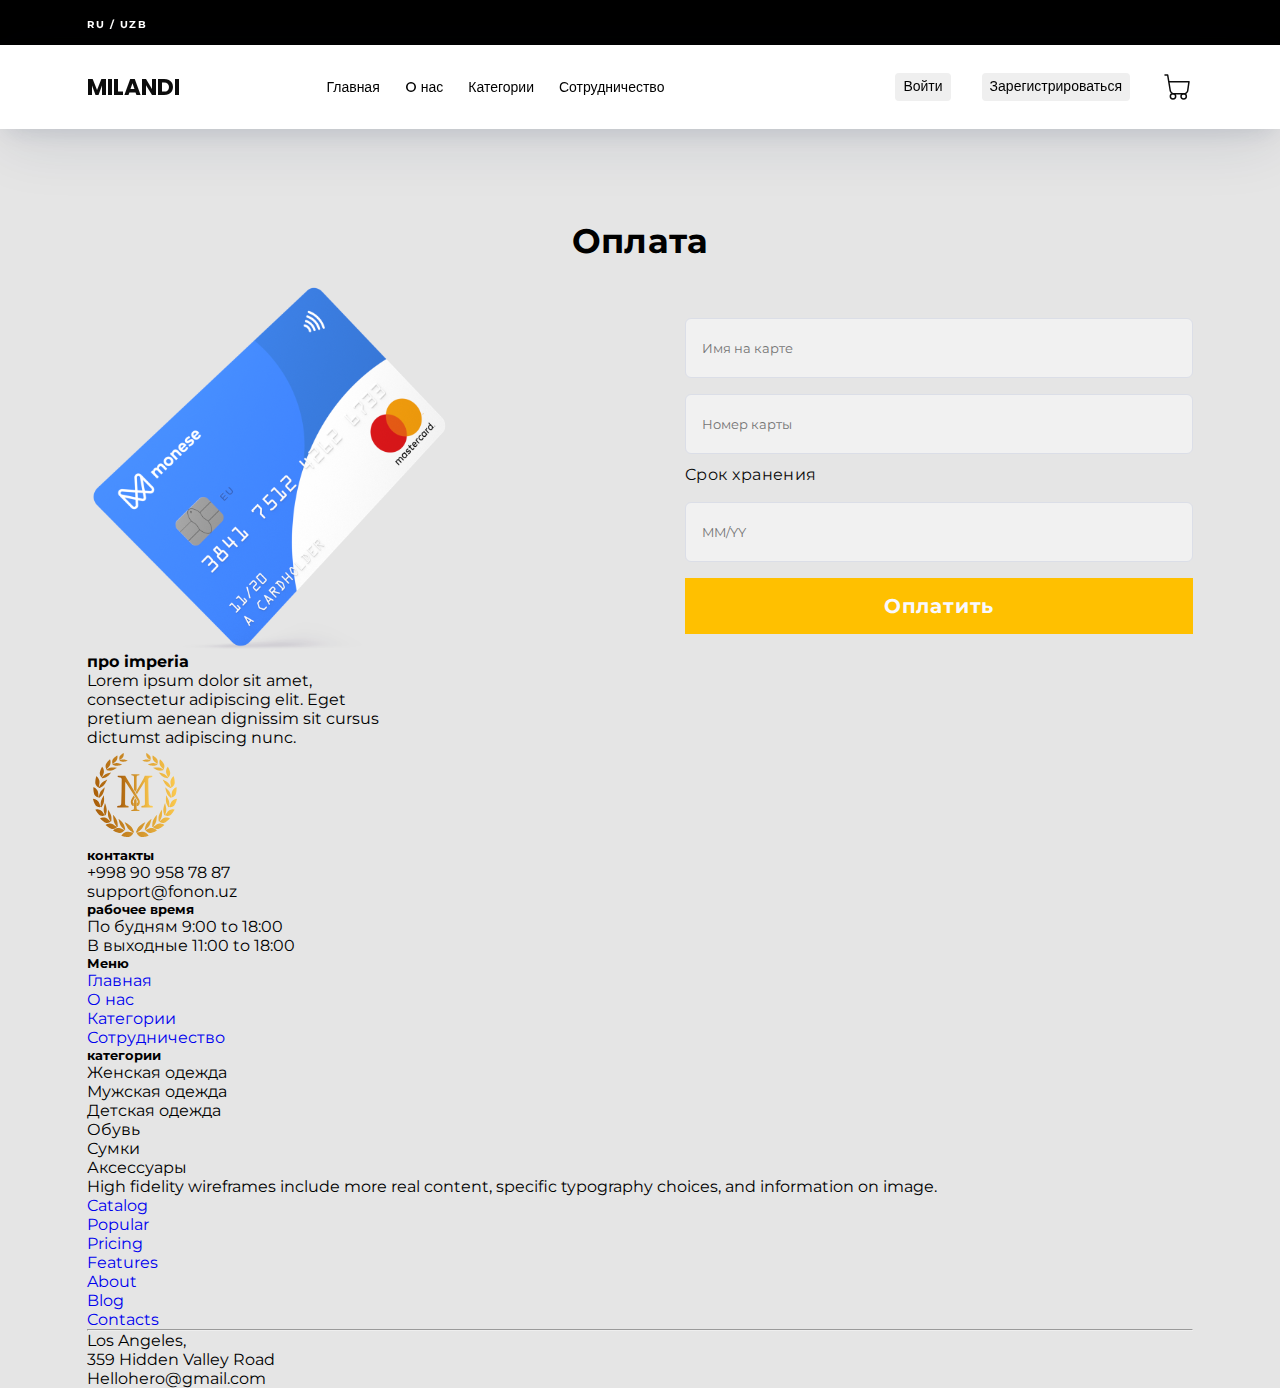
<file: macpro-9.html>
<!DOCTYPE html>
<html lang="en">
  <head>
    <meta charset="UTF-8" />
    <meta http-equiv="X-UA-Compatible" content="IE=edge" />
    <meta name="viewport" content="width=device-width, initial-scale=1.0" />
    <title>MacBook Pro_9</title>
    <link rel="icon" href="./images/macbok-12/Без названия.jfif" />
    <link rel="stylesheet" href="https://unicons.iconscout.com/release/v4.0.0/css/line.css">
    <link rel="stylesheet" href="https://cdnjs.cloudflare.com/ajax/libs/font-awesome/4.7.0/css/font-awesome.min.css">
    <link rel="preconnect" href="https://fonts.googleapis.com" />
    <link rel="preconnect" href="https://fonts.gstatic.com" crossorigin />
    <link
      href="https://fonts.googleapis.com/css2?family=Poppins:wght@500&display=swap"
      rel="stylesheet"
    />
    <link
      rel="stylesheet"
      href="https://cdnjs.cloudflare.com/ajax/libs/font-awesome/4.7.0/css/font-awesome.min.css"
    />
    <link rel="preconnect" href="https://fonts.googleapis.com" />
    <link rel="preconnect" href="https://fonts.gstatic.com" crossorigin />
    <link
      href="https://fonts.googleapis.com/css2?family=Montserrat:wght@500&display=swap"
      rel="stylesheet"
    />
    <link rel="stylesheet" href="./css/compressed/macpro-9.min.css" />
  </head>
  <body>
    <header>
      <section id="top-nav">
        <div class="container"><a href="#">RU </a> <a href="#">/ UZB</a></div>
      </section>
      <nav id="navbar">
        <div class="container">
          <div class="box">
            <div class="logo">
              <a href="./index.html">MILANDI</a>
            </div>
            <div class="links">
              <ul>
                <li><a href="./index.html">Главная</a></li>
                <li><a href="./macbok-11.html">O нас</a></li>
                <li><a href="./macbok-12.html">Категории</a></li>
                <li><a href="./macbok-14.html">Сотрудничество</a></li>
              </ul>
              <div class="exit">
                <button>Войти</button>
                <button>Зарегистрироваться</button>
                <img src="./images/macpro-9/ic_cart.svg" alt="" />
              </div>
            </div>
          </div>

          <div id="myNav" class="overlay">
            <a href="javascript:void(0)" class="closebtn" onclick="closeNav()"
              >&times;</a
            >

            <div class="overlay-content">
              <a href="./index.html">Главная</a>
              <a href="./macbok-11.html">O нас</a>
              <a href="./macbok-12.html">Категории</a>
              <a href="./macpro-9.html">Сотрудничество</a>
              <a href="#">Войти</a>
              <a href="#">Зарегистрироваться</a>
            </div>
          </div>

          <div class="tgg">
            <div>
              <span onclick="openNav()"> <i class="fa fa-bars"></i></span>
            </div>
            <div><img src="./images/macbok-11/lll.svg" alt="" /></div>
          </div>
        </div>
      </nav>
    </header>
    <main>
      <section id="pays">
        <div class="container">
          <div class="pay__container">
            <div class="pay__container--content">
              <h1>Оплата</h1>
            </div>
            <div class="pay__container--box">
              <div class="pay__container--left">
                <img src="./images/macpro-9/image 30.svg" alt="" />
              </div>
              <div class="pay__container--right">
                <form action="./frame-9.html" autocomplete="off">
                  <input
                    type="text"
                    required
                    name="username"
                    id="pay"
                    placeholder="Имя на карте"
                  />
                  <input
                    type="text"
                    required
                    name="username"
                    id="pay"
                    placeholder="Номер карты"
                  />
                  <label for="pay"> Cрок хранения </label>
                  <input
                    type="text"
                    required
                    name="username"
                    id="pay"
                    placeholder="MM/YY"
                  />
                  <button type="submit"><span>Оплатить</span></button>
                </form>
              </div>
            </div>
          </div>
        </div>
      </section>
    </main>
    <footer>
      <section id="footer">
        <div class="container">
          <div class="footer__container">
            <div class="footer__cont--left">
              <h4>про imperia</h4>
              <p>
                Lorem ipsum dolor sit amet, <br />consectetur adipiscing elit.
                Eget <br />pretium aenean dignissim sit cursus <br />dictumst
                adipiscing nunc.
              </p>
              <div class="footer-logo">
                <img src="images/macbok-14/footer-logo.svg" alt="page" />
              </div>
            </div>
            <div class="footer__cont--right">
              <div class="footer-card footer-card1">
                <div class="f-top">
                  <h5>контакты</h5>
                  <p class="p6">+998 90 958 78 87</p>
                  <p>support@fonon.uz</p>
                </div>
                <div class="f-bottom">
                  <h5>рабочее время</h5>
                  <p class="p7">По будням 9:00 to 18:00</p>
                  <p>В выходные 11:00 to 18:00</p>
                </div>
              </div>
              <div class="footer-card footer-card2">
                <h5>Меню</h5>
                <ul>
                  <li><a href="index.html">Главная</a></li>
                  <li><a href="macbok-11.html">О нас</a></li>
                  <li><a href="macbok-12.html">Категории</a></li>
                  <li><a href="macbok-13.html">Сотрудничество</a></li>
                </ul>
              </div>
              <div class="footer-card footer-card3">
                <h5>категории</h5>
                <p>Женская одежда</p>
                <p>Мужская одежда</p>
                <p>Детская одежда</p>
                <p>Обувь</p>
                <p>Сумки</p>
                <p>Аксессуары</p>
              </div>
            </div>
          </div>
        </div>
      </section>
      <section id="footer-2">
        <div class="container">
          <div class="footer__container">
            <div class="footer__cont--top">
              <p>
                High fidelity wireframes include more real content, specific
                typography choices, and information on image.
              </p>
              <div class="left-right">
                <div class="f-left">
                  <ul>
                    <li><a href="macbok-12.html">Catalog</a></li>
                    <li><a href="macbok-13.html">Popular</a></li>
                    <li><a href="macbok-14.html">Pricing</a></li>
                    <li><a href="macbok-16.html">Features</a></li>
                  </ul>
                </div>
                <div class="f-right">
                  <ul>
                    <li><a href="index.html">About</a></li>
                    <li><a href="macbok-17.html">Blog</a></li>
                    <li><a href="frame-9.html">Contacts</a></li>
                  </ul>
                </div>
              </div>
            </div>
            <hr />
            <div class="footer__cont--bottom">
              <div class="f__top">
                <div class="f__top--left">
                  <i class="uil uil-map-marker"></i>
                </div>
                <div class="f__top--right">
                  <p>Los Angeles, <br />359 Hidden Valley Road</p>
                </div>
              </div>
              <div class="f__top">
                <div class="f__top--left">
                  <i class="uil uil-envelope-alt"></i>
                </div>
                <div class="f__top--right">
                  <p>Hellohero@gmail.com</p>
                </div>
              </div>
            </div>
          </div>
        </div>
      </section>
    </footer>
    <script src="./js/main.js"></script>
  </body>
</html>
</file>
<file: css/expanded/home.css>
* {
  padding: 0;
  margin: 0;
}

*,
*::before,
*::after {
  box-sizing: border-box;
}

.container {
  max-width: 1146px;
  margin: 0 auto;
  padding: 0 20px;
}

li {
  list-style-type: none;
}

a {
  text-decoration: none;
}

@font-face {
  font-family: "Montserrat";
  src: url(/font/Montserrat-Regular.ttf);
}
* {
  font-family: "Montserrat";
}

header {
  position: fixed;
  width: 100%;
  z-index: 90;
  top: 0;
}

#hom {
  position: sticky;
}

#top-nav {
  background-color: #000;
  padding: 13px 0;
  width: 100%;
  z-index: 90;
}
#top-nav a {
  color: white;
  font-family: "Montserrat";
  font-style: normal;
  font-weight: 700;
  font-size: 10px;
  letter-spacing: 1.5px;
}
#top-nav a:hover {
  color: rgba(255, 255, 255, 0.3);
  transition: 0.3s;
}

#navbar {
  background-color: #fff;
  position: fixed;
  width: 100%;
  z-index: 90;
  box-shadow: 0px 8px 22px -6px rgba(24, 39, 75, 0.12), 0px 14px 64px -4px rgba(24, 39, 75, 0.12);
  transition: 0.4s;
}
#navbar .box {
  display: none;
  justify-content: space-between;
  align-items: center;
}
#navbar .box .logo a {
  font-family: "Poppins";
  font-style: normal;
  font-weight: 700;
  font-size: 23px;
  color: #0d0d0d;
}
#navbar .box .links {
  display: flex;
  align-items: center;
  gap: 231px;
}
#navbar .box .links ul {
  display: flex;
  gap: 25px;
}
#navbar .box .links ul a {
  font-family: "Poppins", sans-serif;
  font-style: normal;
  font-weight: 500;
  font-size: 14px;
  line-height: 140%;
  color: #000000;
}
#navbar .box .links ul a:hover {
  color: #ffc000;
  transition: 0.3s;
}
#navbar .box .exit {
  display: flex;
  align-items: center;
  gap: 31px;
}
#navbar .box .exit button {
  padding: 4px 8px;
  border: 0;
  border-radius: 4px;
  font-family: "Poppins", sans-serif;
  font-style: normal;
  font-weight: 500;
  font-size: 14px;
  line-height: 140%;
  color: #000000;
}
#navbar .box .exit button:hover {
  background: #ffc000;
  transition: 0.3s;
}
@media (min-width: 1000px) {
  #navbar .box {
    display: flex;
  }
}

nav {
  padding: 25px 0;
}

.navbar-shrink {
  padding: 8px 0;
}

.overlay {
  height: 100%;
  width: 0;
  position: fixed;
  z-index: 90;
  left: 0;
  top: 0;
  background-color: rgb(0, 0, 0);
  background-color: rgba(0, 0, 0, 0.9);
  overflow-x: hidden;
  transition: 0.5s;
}

.overlay-content {
  position: relative;
  top: 25%;
  width: 100%;
  text-align: center;
  margin-top: 30px;
}

.overlay a {
  padding: 8px;
  text-decoration: none;
  font-size: 36px;
  color: #818181;
  display: block;
  transition: 0.3s;
}

.overlay a:hover,
.overlay a:focus {
  color: #f1f1f1;
}

.overlay .closebtn {
  position: absolute;
  top: 20px;
  right: 45px;
  font-size: 60px;
}

.tgg {
  display: flex;
  justify-content: space-between;
  align-items: center;
}
.tgg i {
  font-size: 30px;
}

@media (min-width: 1000px) {
  .overlay {
    display: none;
  }
  .tgg {
    display: none;
  }
}
main {
  background-color: #e5e5e5;
}

#card {
  background: #e5e5e5;
  padding-bottom: 80px;
}
#card .cont h1 {
  font-family: "Montserrat";
  font-style: normal;
  font-weight: 700;
  font-size: 34px;
  line-height: 140%;
  text-align: center;
  letter-spacing: 0.25px;
  font-feature-settings: "pnum" on, "lnum" on;
  color: #000000;
  padding-top: 67px;
}
#card .owl-carousel {
  text-align: center;
}
#card .owl-carousel .cards {
  margin-top: 24px;
  width: 100%;
  height: 144px;
  background-color: #ffffff;
  border-radius: 12px;
}
#card .owl-carousel .cards img {
  margin-bottom: 40px;
  padding-top: 35px;
  height: 60px;
}
#card .owl-carousel .cards p {
  font-family: "Montserrat";
  font-style: normal;
  font-weight: 400;
  font-size: 16px;
  line-height: 140%;
  letter-spacing: 0.44px;
  font-feature-settings: "pnum" on, "lnum" on;
  color: #000000;
}

#kiym {
  padding-bottom: 72px;
}
#kiym .kcard {
  width: 100%;
  height: 535px;
  background-color: #ffffff;
  border-radius: 12px 12px 12px 12px;
}
#kiym .kcard h5 {
  font-family: "Montserrat";
  font-style: normal;
  font-weight: 600;
  font-size: 14px;
  line-height: 140%;
  letter-spacing: 0.75px;
  text-transform: uppercase;
  font-feature-settings: "pnum" on, "lnum" on;
  color: #000000;
}
#kiym .kcard p {
  font-family: "Montserrat";
  font-style: normal;
  font-weight: 500;
  font-size: 12px;
  line-height: 140%;
  letter-spacing: 0.4px;
  font-feature-settings: "pnum" on, "lnum" on;
  color: #000000;
  margin-top: 8px;
  margin-bottom: 4px;
}
#kiym .kcard h6 {
  font-family: "Montserrat";
  font-style: normal;
  font-weight: 700;
  font-size: 10px;
  line-height: 140%;
  letter-spacing: 1.5px;
  text-transform: uppercase;
  font-feature-settings: "pnum" on, "lnum" on;
  color: #000000;
  padding-right: 20px;
}
#kiym .kcard .img1 {
  width: 100%;
}
@media (min-width: 375px) {
  #kiym .kcard {
    width: 264px;
  }
}
#kiym .kcard .but {
  display: none;
}
@media (min-width: 450px) {
  #kiym .kcard .but {
    display: block;
  }
}
#kiym .kcard .but button {
  font-family: sans-serif;
  text-align: center;
  letter-spacing: 0.75px;
  text-transform: uppercase;
  color: #000000;
  background: #ffc000;
  border-radius: 6px;
  padding: 8px 27px;
  border: none;
}
#kiym .kcard .ich {
  padding: 13px;
}
#kiym .kcard .ich .sin {
  margin-bottom: 8px;
}
@media (min-width: 400px) {
  #kiym .kcard .ich .sin {
    display: flex;
    justify-content: space-between;
    align-items: center;
  }
}
#kiym .content h1 {
  font-family: "Montserrat";
  font-style: normal;
  font-weight: 700;
  font-size: 34px;
  line-height: 140%;
  text-align: center;
  letter-spacing: 0.25px;
  font-feature-settings: "pnum" on, "lnum" on;
  color: #000000;
  margin-bottom: 32px;
}

#obuv {
  padding-bottom: 200px;
}
#obuv .img {
  position: relative;
  width: 265px;
  height: 352px;
  border-radius: 12px;
}
#obuv .img .hover {
  text-align: center;
  position: absolute;
  bottom: 0px;
  opacity: 0;
  background-color: #000000;
  border-radius: 0 0 12px 12px;
}
#obuv .img .hover h5 {
  font-family: "Montserrat";
  font-style: normal;
  font-weight: 700;
  font-size: 24px;
  line-height: 140%;
  font-feature-settings: "pnum" on, "lnum" on;
  color: #ffc000;
  padding: 22px 37px;
}
#obuv .img img {
  width: 100%;
  height: 100%;
}
#obuv .img:hover .hover {
  display: block;
  transition: 1s;
  opacity: 2;
}
#obuv .img:hover img {
  height: 300px;
}
#obuv .contents h1 {
  font-style: normal;
  font-weight: 700;
  font-size: 34px;
  line-height: 140%;
  text-align: center;
  letter-spacing: 0.25px;
  font-feature-settings: "pnum" on, "lnum" on;
  color: #000000;
  margin-bottom: 32px;
}

#phone .obi {
  padding-bottom: 50px;
  margin-bottom: 100px;
  background: radial-gradient(100% 1071.07% at 0% 0%, #0f0d2b 0%, #0c0926 100%);
}
@media (min-width: 900px) {
  #phone .obi {
    display: flex;
    gap: 50px;
  }
}
#phone .obi h1 {
  font-family: "Montserrat";
  font-style: normal;
  font-weight: 700;
  font-size: 34px;
  line-height: 140%;
  letter-spacing: 0.25px;
  font-feature-settings: "pnum" on, "lnum" on;
  color: #ffffff;
  padding-top: 40px;
}
#phone .obi p {
  font-family: "Montserrat";
  font-style: normal;
  font-weight: 400;
  font-size: 16px;
  line-height: 140%;
  letter-spacing: 0.44px;
  font-feature-settings: "pnum" on, "lnum" on;
  color: #ffffff;
  margin-top: 24px;
}
#phone .obi .ter {
  margin-top: 40px;
}
@media (min-width: 700px) {
  #phone .obi .ter {
    display: flex;
    gap: 30px;
  }
}
#phone .obi .p {
  margin-top: -150px;
}
#phone .obi .p img {
  width: 100%;
}
@media (min-width: 900px) {
  #phone .obi .p img {
    width: 330px;
    height: 469px;
  }
}

#svoy {
  background-color: #ffffff;
}
@media (min-width: 1000px) {
  #svoy .obsh {
    display: flex;
    justify-content: space-between;
    gap: 30px;
  }
}
#svoy .imgl img {
  width: 100%;
}
@media (min-width: 1000px) {
  #svoy .imgl img {
    width: 600px;
    height: 470px;
  }
}
#svoy .contl h3 {
  font-family: "Montserrat";
  font-style: normal;
  font-weight: 700;
  font-size: 34px;
  line-height: 140%;
  letter-spacing: 0.25px;
  font-feature-settings: "pnum" on, "lnum" on;
  color: #0d0d0d;
  padding-top: 101px;
}
#svoy .contl p {
  font-family: "Montserrat";
  font-style: normal;
  font-weight: 400;
  font-size: 16px;
  line-height: 140%;
  letter-spacing: 0.44px;
  font-feature-settings: "pnum" on, "lnum" on;
  color: #000000;
  margin-top: 24px;
}
#svoy .contl button {
  font-family: "Montserrat";
  font-style: normal;
  font-weight: 600;
  font-size: 14px;
  line-height: 140%;
  letter-spacing: 0.75px;
  text-transform: uppercase;
  font-feature-settings: "pnum" on, "lnum" on;
  color: #000000;
  background: #ffc000;
  border-radius: 6px;
  border: none;
  padding: 8px 23px;
  margin-top: 24px;
}

#skid {
  background-color: #ffc000;
  text-align: center;
  margin-top: 50px;
}
#skid h1 {
  font-style: normal;
  font-weight: 700;
  font-size: 44px;
  line-height: 140%;
  text-align: center;
  letter-spacing: 0.25px;
  font-feature-settings: "pnum" on, "lnum" on;
  color: #0d0d0d;
  padding: 173px 0;
}
#skid span {
  font-size: 65px;
}

#hom {
  background-color: #ffc000;
  padding-top: 130px;
}
#hom .flex {
  background-image: url(/images/home/Rectangle\ 141.png);
  background-repeat: no-repeat;
  background-position: center;
}
@media (min-width: 1000px) {
  #hom .flex {
    display: flex;
    justify-content: space-between;
  }
}
#hom .content {
  padding-top: 200px;
}
#hom .content h3 {
  font-family: "Montserrat";
  font-style: normal;
  font-weight: 700;
  font-size: 34px;
  line-height: 140%;
  display: flex;
  align-items: center;
  letter-spacing: 0.25px;
  font-feature-settings: "pnum" on, "lnum" on;
  color: white;
  padding-top: 30px;
}
#hom .content p {
  font-family: "Montserrat";
  font-style: normal;
  font-weight: 500;
  font-size: 14px;
  line-height: 140%;
  display: flex;
  align-items: center;
  letter-spacing: 0.1px;
  font-feature-settings: "pnum" on, "lnum" on;
  color: white;
  margin-top: 16px;
  margin-bottom: 24px;
}
#hom .content .a {
  color: gold;
}
#hom .content .a:hover {
  color: white;
  transition: 0.5s;
}
#hom img {
  width: 100%;
}
@media (min-width: 1000px) {
  #hom img {
    width: 512px;
    height: 788px;
  }
}

#footer {
  padding: 46px 0px 42px 0px;
}
#footer .footer__container {
  display: flex;
  -moz-column-gap: 29px;
       column-gap: 29px;
}
#footer .footer__container .footer__cont--left h4 {
  padding-bottom: 16px;
  font-weight: 600;
  font-size: 14px;
  line-height: 140%;
  letter-spacing: 0.75px;
  text-transform: uppercase;
  font-feature-settings: "pnum" on, "lnum" on;
  color: #000000;
}
#footer .footer__container .footer__cont--left p {
  padding-bottom: 15px;
  font-weight: 400;
  font-size: 14px;
  line-height: 160%;
  letter-spacing: 0.25px;
  font-feature-settings: "pnum" on, "lnum" on;
  color: #000000;
}
#footer .footer__container .footer__cont--right {
  display: grid;
  grid-template-columns: repeat(3, auto);
  grid-column-gap: 210px;
}
#footer .footer__container .footer__cont--right .footer-card1 .f-top {
  margin-bottom: 38px;
}
#footer .footer__container .footer__cont--right .footer-card1 .f-top h5 {
  padding-bottom: 16px;
  font-weight: 600;
  font-size: 14px;
  line-height: 140%;
  letter-spacing: 0.75px;
  text-transform: uppercase;
  font-feature-settings: "pnum" on, "lnum" on;
  color: #000000;
}
#footer .footer__container .footer__cont--right .footer-card1 .f-top p {
  font-weight: 400;
  font-size: 14px;
  line-height: 160%;
  letter-spacing: 0.25px;
  font-feature-settings: "pnum" on, "lnum" on;
  color: #000000;
}
#footer .footer__container .footer__cont--right .footer-card1 .f-top .p6 {
  padding-bottom: 17px;
}
#footer .footer__container .footer__cont--right .footer-card1 .f-bottom h5 {
  padding-bottom: 16px;
  font-weight: 600;
  font-size: 14px;
  line-height: 140%;
  letter-spacing: 0.75px;
  text-transform: uppercase;
  font-feature-settings: "pnum" on, "lnum" on;
  color: #000000;
}
#footer .footer__container .footer__cont--right .footer-card1 .f-bottom p {
  font-weight: 400;
  font-size: 14px;
  line-height: 160%;
  letter-spacing: 0.25px;
  font-feature-settings: "pnum" on, "lnum" on;
  color: #000000;
}
#footer .footer__container .footer__cont--right .footer-card1 .f-bottom .p7 {
  padding-bottom: 17px;
}
#footer .footer__container .footer__cont--right .footer-card2 h5 {
  padding-bottom: 16px;
  font-weight: 600;
  font-size: 14px;
  line-height: 140%;
  letter-spacing: 0.75px;
  text-transform: uppercase;
  font-feature-settings: "pnum" on, "lnum" on;
  color: #000000;
}
#footer .footer__container .footer__cont--right .footer-card2 ul {
  display: grid;
  grid-row-gap: 10px;
  margin-bottom: 0px;
  padding-left: 0px;
}
#footer .footer__container .footer__cont--right .footer-card2 ul li a {
  font-weight: 400;
  font-size: 14px;
  line-height: 160%;
  letter-spacing: 0.25px;
  font-feature-settings: "pnum" on, "lnum" on;
  color: #000000;
}
#footer .footer__container .footer__cont--right .footer-card3 {
  display: grid;
  grid-row-gap: 10px;
}
#footer .footer__container .footer__cont--right .footer-card3 h5 {
  padding-bottom: 6px;
  font-weight: 600;
  font-size: 14px;
  line-height: 140%;
  letter-spacing: 0.75px;
  text-transform: uppercase;
  font-feature-settings: "pnum" on, "lnum" on;
  color: #000000;
}
#footer .footer__container .footer__cont--right .footer-card3 p {
  font-weight: 400;
  font-size: 14px;
  line-height: 160%;
  letter-spacing: 0.25px;
  font-feature-settings: "pnum" on, "lnum" on;
  color: #000000;
}

#footer-2 {
  display: none;
}

@media (max-width: 1077px) {
  #footer .footer__container .footer__cont--right {
    display: grid;
    grid-template-columns: repeat(3, auto);
    grid-column-gap: 110px;
  }
}
@media (max-width: 945px) {
  #footer .footer__container .footer__cont--right {
    display: grid;
    grid-template-columns: repeat(3, auto);
    grid-column-gap: 50px;
  }
}
@media (max-width: 825px) {
  #footer .footer__container {
    display: grid;
    grid-row-gap: 98px;
  }
  #footer .footer__container .footer__cont--left {
    display: grid;
    justify-content: center;
  }
  #footer .footer__container .footer__cont--left h4 {
    text-align: center;
  }
  #footer .footer__container .footer__cont--left p {
    text-align: center;
  }
  #footer .footer__container .footer__cont--left .footer-logo {
    display: grid;
    justify-content: center;
  }
  #footer .footer__container .footer__cont--right {
    display: grid;
    grid-template-columns: repeat(3, auto);
    grid-column-gap: 30px;
    justify-content: center;
  }
}
@media (max-width: 535px) {
  #footer .footer__container .footer__cont--right {
    display: grid;
    grid-template-columns: repeat(1, auto);
    grid-row-gap: 50px;
  }
  #footer .footer__container .footer__cont--right .footer-card h5 {
    text-align: center;
  }
  #footer .footer__container .footer__cont--right .footer-card p {
    text-align: center;
  }
  #footer .footer__container .footer__cont--right .footer-card ul li {
    text-align: center;
  }
}
@media (max-width: 376px) {
  #footer {
    display: none;
  }
  #footer-2 {
    display: inline-block;
    padding: 36px 0px 32px 0px;
  }
  #footer-2 .footer__container .footer__cont--top p {
    padding-bottom: 32px;
    font-weight: 400;
    font-size: 16px;
    line-height: 24px;
    font-feature-settings: "pnum" on, "lnum" on;
    color: #000000;
  }
  #footer-2 .footer__container .footer__cont--top .left-right {
    display: grid;
    grid-template-columns: repeat(2, auto);
    grid-column-gap: 31px;
  }
  #footer-2 .footer__container .footer__cont--top .left-right .f-left ul {
    display: grid;
    grid-row-gap: 12px;
    margin-bottom: 0px;
    padding-left: 0px;
  }
  #footer-2 .footer__container .footer__cont--top .left-right .f-left ul li a {
    font-weight: 700;
    font-size: 20px;
    line-height: 34px;
    font-feature-settings: "pnum" on, "lnum" on;
    color: #000000;
  }
  #footer-2 .footer__container .footer__cont--top .left-right .f-right ul {
    display: grid;
    grid-row-gap: 12px;
    margin-bottom: 0px;
    padding-left: 0px;
  }
  #footer-2 .footer__container .footer__cont--top .left-right .f-right ul li a {
    font-weight: 700;
    font-size: 20px;
    line-height: 34px;
    font-feature-settings: "pnum" on, "lnum" on;
    color: #000000;
  }
  #footer-2 .footer__container .footer__cont--bottom {
    display: grid;
    grid-row-gap: 17px;
  }
  #footer-2 .footer__container .footer__cont--bottom .f__top {
    display: flex;
    align-items: center;
    -moz-column-gap: 16px;
         column-gap: 16px;
  }
  #footer-2 .footer__container .footer__cont--bottom .f__top .f__top--left i {
    font-size: 25px;
    color: #0045ff;
  }
  #footer-2 .footer__container .footer__cont--bottom .f__top .f__top--right p {
    font-weight: 400;
    font-size: 16px;
    line-height: 24px;
    font-feature-settings: "pnum" on, "lnum" on;
    color: #000000;
  }
}
</file>
<file: sass/pages/macpro_17.css>
@import url("https://fonts.googleapis.com/css2?family=Montserrat:wght@400;500;600;700&display=swap");
/* -----------navbar-start-------- */
@font-face {
  font-family: "Montserrat";
  src: url(/font/Montserrat-Regular.ttf);
}
* {
  font-family: "Montserrat";
}

header {
  position: fixed;
  width: 100%;
  z-index: 90;
  top: 0;
}

#hom {
  position: sticky;
}

#top-nav {
  background-color: #000;
  padding: 13px 0;
  width: 100%;
  z-index: 90;
}
#top-nav a {
  color: white;
  font-family: "Montserrat";
  font-style: normal;
  font-weight: 700;
  font-size: 10px;
  letter-spacing: 1.5px;
}
#top-nav a:hover {
  color: rgba(255, 255, 255, 0.3);
  transition: 0.3s;
}

#navbar {
  background-color: #fff;
  position: fixed;
  width: 100%;
  z-index: 90;
  box-shadow: 0px 8px 22px -6px rgba(24, 39, 75, 0.12), 0px 14px 64px -4px rgba(24, 39, 75, 0.12);
  transition: 0.4s;
}
#navbar .box {
  display: none;
  justify-content: space-between;
  align-items: center;
}
#navbar .box .logo a {
  font-family: "Poppins";
  font-style: normal;
  font-weight: 700;
  font-size: 23px;
  color: #0d0d0d;
}
#navbar .box .links {
  display: flex;
  align-items: center;
  gap: 231px;
}
#navbar .box .links ul {
  display: flex;
  gap: 25px;
}
#navbar .box .links ul a {
  font-family: "Poppins", sans-serif;
  font-style: normal;
  font-weight: 500;
  font-size: 14px;
  line-height: 140%;
  color: #000000;
}
#navbar .box .links ul a:hover {
  color: #ffc000;
  transition: 0.3s;
}
#navbar .box .exit {
  display: flex;
  align-items: center;
  gap: 31px;
}
#navbar .box .exit button {
  padding: 4px 8px;
  border: 0;
  border-radius: 4px;
  font-family: "Poppins", sans-serif;
  font-style: normal;
  font-weight: 500;
  font-size: 14px;
  line-height: 140%;
  color: #000000;
}
#navbar .box .exit button:hover {
  background: #ffc000;
  transition: 0.3s;
}
@media (min-width: 1000px) {
  #navbar .box {
    display: flex;
  }
}

nav {
  padding: 25px 0;
}

.navbar-shrink {
  padding: 8px 0;
}

.overlay {
  height: 100%;
  width: 0;
  position: fixed;
  z-index: 90;
  left: 0;
  top: 0;
  background-color: rgb(0, 0, 0);
  background-color: rgba(0, 0, 0, 0.9);
  overflow-x: hidden;
  transition: 0.5s;
}

.overlay-content {
  position: relative;
  top: 25%;
  width: 100%;
  text-align: center;
  margin-top: 30px;
}

.overlay a {
  padding: 8px;
  text-decoration: none;
  font-size: 36px;
  color: #818181;
  display: block;
  transition: 0.3s;
}

.overlay a:hover,
.overlay a:focus {
  color: #f1f1f1;
}

.overlay .closebtn {
  position: absolute;
  top: 20px;
  right: 45px;
  font-size: 60px;
}

.tgg {
  display: flex;
  justify-content: space-between;
  align-items: center;
}
.tgg i {
  font-size: 30px;
}

@media (min-width: 1000px) {
  .overlay {
    display: none;
  }
  .tgg {
    display: none;
  }
}
/* -----------navbar-end-------- */
* {
  margin: 0;
  padding: 0;
  box-sizing: border-box;
  font-family: "Montserrat", sans-serif;
}

a {
  text-decoration: none;
  cursor: pointer;
}

button {
  cursor: pointer;
}

ul {
  list-style-type: none;
}

body {
  background-color: #fafafa;
}

.container {
  max-width: 1215px;
  padding: 0 30px;
  margin: 0 auto;
}

.container-categories-div {
  width: 216px;
  height: 80px;
  background-color: #ffc000;
  border-radius: 8px;
  display: flex;
  align-items: center;
  justify-content: center;
}
.container-categories-div h3 {
  font-style: normal;
  font-weight: 700;
  font-size: 20px;
  line-height: 140%;
  text-align: center;
  letter-spacing: 0.15px;
  font-feature-settings: "pnum" on, "lnum" on;
  color: #0d0d0d;
}

@media (max-width: 700) {
  .container {
    max-width: 375px;
    padding: 0 33px 0 28px;
  }
}
.container section .container-top {
  padding-top: 176px;
}
.container section .container-top h1 {
  font-family: "Montserrat";
  font-style: normal;
  font-weight: 700;
  font-size: 34px;
  line-height: 140%;
  text-align: center;
  letter-spacing: 0.25px;
  font-feature-settings: "pnum" on, "lnum" on;
  color: #000000;
  margin-bottom: 80px;
}
.container section .container-book {
  display: grid;
  grid-template-columns: 1fr 1fr;
  margin-bottom: 64px;
}
@media (max-width: 700px) {
  .container section .container-book {
    display: grid;
    grid-template-columns: 1fr;
  }
}
.container section .container-book .payme .book-left {
  display: flex;
  justify-content: space-between;
  width: 460px;
  height: 113px;
  background-color: #ffc000;
  padding: 16px;
}
@media (max-width: 700px) {
  .container section .container-book .payme .book-left {
    width: 100%;
    height: 88px;
    margin-bottom: 24px;
  }
}
.container section .container-book .payme .book-left p {
  font-style: normal;
  font-weight: 400;
  font-size: 20px;
  line-height: 140%;
  display: flex;
  align-items: flex-end;
  letter-spacing: 0.15px;
  font-feature-settings: "pnum" on, "lnum" on;
  color: #0d0d0d;
}
@media (max-width: 700px) {
  .container section .container-book .payme .book-left p {
    font-size: 14px;
  }
}
.container section .container-book .payme .book-left .book-left-left {
  display: flex;
  flex-direction: column;
  justify-content: space-between;
}
.container section .container-book .payme .book-left .book-left-right {
  text-align: end;
  display: flex;
  flex-direction: column;
  justify-content: space-between;
  align-items: flex-end;
}
@media (max-width: 700px) {
  .container section .container-book .payme .container-img {
    display: none;
  }
}
.container section .container-book .input-payment-img {
  display: none;
}
.container section .container-book .input-payment-img img {
  width: 143px;
  height: 39px;
}
@media (max-width: 700px) {
  .container section .container-book .input-payment-img {
    display: block;
    display: grid;
    grid-template-columns: 1fr 1fr;
    row-gap: 40px;
    margin-bottom: 16px;
  }
}
@media (max-width: 700px) {
  .container section .container-book .input-payment input {
    background-color: transparent;
    border: 1px solid #dbdee7;
    border-radius: 6px;
  }
}
.container section .container-book .input-payment a {
  font-style: normal;
  font-weight: 600;
  font-size: 14px;
  line-height: 140%;
  display: block;
  letter-spacing: 0.75px;
  text-transform: uppercase;
  font-feature-settings: "pnum" on, "lnum" on;
  color: #0d0d0d;
  width: 100%;
  background-color: rgba(0, 0, 0, 0.05);
  padding: 21px 0;
  text-align: center;
}
.container section .container-book .input-payment a:hover {
  background-color: #ffc000;
  transition: 0.5s;
}
.container section .container-order h1 {
  font-style: normal;
  font-weight: 700;
  font-size: 34px;
  line-height: 140%;
  text-align: center;
  letter-spacing: 0.25px;
  font-feature-settings: "pnum" on, "lnum" on;
  color: #000000;
  margin-bottom: 32px;
}
@media (max-width: 700px) {
  .container section .container-order h1 {
    text-align: start;
  }
}
.container section .container-order .container-hoodie {
  background-color: #ffffff;
  display: flex;
  margin-bottom: 24px;
  border-radius: 12px;
}
@media (max-width: 700px) {
  .container section .container-order .container-hoodie-img img {
    width: 85px;
    height: 94px;
  }
}
.container section .container-order .container-hoodie-comment {
  margin-left: 30px;
}
.container section .container-order .container-hoodie-comment h2 {
  font-family: "Montserrat";
  font-style: normal;
  font-weight: 700;
  font-size: 24px;
  line-height: 140%;
  font-feature-settings: "pnum" on, "lnum" on;
  color: #040921;
  padding: 25px 408px 43px 0;
  display: inline-block;
}
@media (max-width: 700px) {
  .container section .container-order .container-hoodie-comment h2 {
    font-size: 14px;
    padding: 0 0 1px 8px;
  }
}
@media (max-width: 700px) {
  .container section .container-order .container-hoodie-comment img {
    display: none;
  }
}
.container section .container-order .container-hoodie-comment p {
  font-style: normal;
  font-weight: 400;
  font-size: 14px;
  line-height: 160%;
  letter-spacing: 0.25px;
  font-feature-settings: "pnum" on, "lnum" on;
  color: #000000;
  padding: 8px 0 38px;
}
@media (max-width: 700px) {
  .container section .container-order .container-hoodie-comment p {
    display: none;
  }
}
.container section .container-order .container-hoodie-comment-bottom {
  margin-bottom: -20px;
}
.container section .container-order .container-hoodie-comment-bottom p {
  font-style: normal;
  font-weight: 400;
  font-size: 16px;
  line-height: 140%;
  letter-spacing: 0.44px;
  font-feature-settings: "pnum" on, "lnum" on;
  color: #0d0d0d;
  display: inline-block;
  padding-right: 40px;
}
@media (max-width: 700px) {
  .container section .container-order .container-hoodie-comment-bottom p {
    font-size: 12px;
    padding: 0;
  }
}
.container section .container-order .container-hoodie-comment-bottom h3 {
  font-style: normal;
  font-weight: 700;
  font-size: 16px;
  line-height: 24px;
  text-align: center;
  font-feature-settings: "pnum" on, "lnum" on;
  color: #000000;
  display: inline-block;
  padding-right: 13px;
}
@media (max-width: 700px) {
  .container section .container-order .container-hoodie-comment-bottom h3 {
    font-size: 12px;
    padding: 0;
  }
}
.container section .container-order .container-hoodie-comment img {
  text-align: end;
  padding: 0 0 0 87px;
  display: inline-block;
}
@media (max-width: 700px) {
  .container section .container-order .container-hoodie-comment img {
    display: inline-block;
    width: 108px;
    height: 24px;
  }
}

.container-shop-logo h1 {
  padding: 40px 0 32px;
  font-style: normal;
  font-weight: 700;
  font-size: 34px;
  line-height: 140%;
  text-align: center;
  letter-spacing: 0.25px;
  font-feature-settings: "pnum" on, "lnum" on;
  color: #000000;
}
.container-shop-img {
  display: flex;
  justify-content: space-between;
}
.container-shop-img img:hover {
  box-shadow: 3px 3px 10px gray;
  transition: 0.5s;
  border-radius: 10px;
}

.container-categories h1 {
  font-style: normal;
  font-weight: 700;
  font-size: 34px;
  line-height: 140%;
  text-align: center;
  letter-spacing: 0.25px;
  font-feature-settings: "pnum" on, "lnum" on;
  color: #000000;
  padding: 64px 0 32px;
}
.container-categories img:hover {
  box-shadow: 3px 3px 10px gray;
  transition: 0.5s;
  border-radius: 10px;
}
.container-categories-clothes, .container-categories-baby, .container-categories-shoes, .container-categories-textiles {
  display: flex;
  justify-content: space-between;
  padding-bottom: 24px;
}
.container-categories-textiles {
  margin-bottom: 54px;
}

.input-payment input {
  width: 100%;
  height: 59px;
  background: #f1f1f1;
  border: none;
  margin-bottom: 24px;
  padding-left: 12px;
}

/* ------------footer-start----------- */
#footer {
  padding: 46px 0px 42px 0px;
}
#footer .footer__container {
  display: flex;
  -moz-column-gap: 29px;
       column-gap: 29px;
}
#footer .footer__container .footer__cont--left h4 {
  padding-bottom: 16px;
  font-weight: 600;
  font-size: 14px;
  line-height: 140%;
  letter-spacing: 0.75px;
  text-transform: uppercase;
  font-feature-settings: "pnum" on, "lnum" on;
  color: #000000;
}
#footer .footer__container .footer__cont--left p {
  padding-bottom: 15px;
  font-weight: 400;
  font-size: 14px;
  line-height: 160%;
  letter-spacing: 0.25px;
  font-feature-settings: "pnum" on, "lnum" on;
  color: #000000;
}
#footer .footer__container .footer__cont--right {
  display: grid;
  grid-template-columns: repeat(3, auto);
  grid-column-gap: 210px;
}
#footer .footer__container .footer__cont--right .footer-card1 .f-top {
  margin-bottom: 38px;
}
#footer .footer__container .footer__cont--right .footer-card1 .f-top h5 {
  padding-bottom: 16px;
  font-weight: 600;
  font-size: 14px;
  line-height: 140%;
  letter-spacing: 0.75px;
  text-transform: uppercase;
  font-feature-settings: "pnum" on, "lnum" on;
  color: #000000;
}
#footer .footer__container .footer__cont--right .footer-card1 .f-top p {
  font-weight: 400;
  font-size: 14px;
  line-height: 160%;
  letter-spacing: 0.25px;
  font-feature-settings: "pnum" on, "lnum" on;
  color: #000000;
}
#footer .footer__container .footer__cont--right .footer-card1 .f-top .p6 {
  padding-bottom: 17px;
}
#footer .footer__container .footer__cont--right .footer-card1 .f-bottom h5 {
  padding-bottom: 16px;
  font-weight: 600;
  font-size: 14px;
  line-height: 140%;
  letter-spacing: 0.75px;
  text-transform: uppercase;
  font-feature-settings: "pnum" on, "lnum" on;
  color: #000000;
}
#footer .footer__container .footer__cont--right .footer-card1 .f-bottom p {
  font-weight: 400;
  font-size: 14px;
  line-height: 160%;
  letter-spacing: 0.25px;
  font-feature-settings: "pnum" on, "lnum" on;
  color: #000000;
}
#footer .footer__container .footer__cont--right .footer-card1 .f-bottom .p7 {
  padding-bottom: 17px;
}
#footer .footer__container .footer__cont--right .footer-card2 h5 {
  padding-bottom: 16px;
  font-weight: 600;
  font-size: 14px;
  line-height: 140%;
  letter-spacing: 0.75px;
  text-transform: uppercase;
  font-feature-settings: "pnum" on, "lnum" on;
  color: #000000;
}
#footer .footer__container .footer__cont--right .footer-card2 ul {
  display: grid;
  grid-row-gap: 10px;
  margin-bottom: 0px;
  padding-left: 0px;
}
#footer .footer__container .footer__cont--right .footer-card2 ul li a {
  font-weight: 400;
  font-size: 14px;
  line-height: 160%;
  letter-spacing: 0.25px;
  font-feature-settings: "pnum" on, "lnum" on;
  color: #000000;
}
#footer .footer__container .footer__cont--right .footer-card3 {
  display: grid;
  grid-row-gap: 10px;
}
#footer .footer__container .footer__cont--right .footer-card3 h5 {
  padding-bottom: 6px;
  font-weight: 600;
  font-size: 14px;
  line-height: 140%;
  letter-spacing: 0.75px;
  text-transform: uppercase;
  font-feature-settings: "pnum" on, "lnum" on;
  color: #000000;
}
#footer .footer__container .footer__cont--right .footer-card3 p {
  font-weight: 400;
  font-size: 14px;
  line-height: 160%;
  letter-spacing: 0.25px;
  font-feature-settings: "pnum" on, "lnum" on;
  color: #000000;
}

#footer-2 {
  display: none;
}

@media (max-width: 1077px) {
  #footer .footer__container .footer__cont--right {
    display: grid;
    grid-template-columns: repeat(3, auto);
    grid-column-gap: 110px;
  }
}
@media (max-width: 945px) {
  #footer .footer__container .footer__cont--right {
    display: grid;
    grid-template-columns: repeat(3, auto);
    grid-column-gap: 50px;
  }
}
@media (max-width: 825px) {
  #footer .footer__container {
    display: grid;
    grid-row-gap: 98px;
  }
  #footer .footer__container .footer__cont--left {
    display: grid;
    justify-content: center;
  }
  #footer .footer__container .footer__cont--left h4 {
    text-align: center;
  }
  #footer .footer__container .footer__cont--left p {
    text-align: center;
  }
  #footer .footer__container .footer__cont--left .footer-logo {
    display: grid;
    justify-content: center;
  }
  #footer .footer__container .footer__cont--right {
    display: grid;
    grid-template-columns: repeat(3, auto);
    grid-column-gap: 30px;
    justify-content: center;
  }
}
@media (max-width: 535px) {
  #footer .footer__container .footer__cont--right {
    display: grid;
    grid-template-columns: repeat(1, auto);
    grid-row-gap: 50px;
  }
  #footer .footer__container .footer__cont--right .footer-card h5 {
    text-align: center;
  }
  #footer .footer__container .footer__cont--right .footer-card p {
    text-align: center;
  }
  #footer .footer__container .footer__cont--right .footer-card ul li {
    text-align: center;
  }
}
@media (max-width: 376px) {
  #footer {
    display: none;
  }
  #footer-2 {
    display: inline-block;
    padding: 36px 0px 32px 0px;
  }
  #footer-2 .footer__container .footer__cont--top p {
    padding-bottom: 32px;
    font-weight: 400;
    font-size: 16px;
    line-height: 24px;
    font-feature-settings: "pnum" on, "lnum" on;
    color: #000000;
  }
  #footer-2 .footer__container .footer__cont--top .left-right {
    display: grid;
    grid-template-columns: repeat(2, auto);
    grid-column-gap: 31px;
  }
  #footer-2 .footer__container .footer__cont--top .left-right .f-left ul {
    display: grid;
    grid-row-gap: 12px;
    margin-bottom: 0px;
    padding-left: 0px;
  }
  #footer-2 .footer__container .footer__cont--top .left-right .f-left ul li a {
    font-weight: 700;
    font-size: 20px;
    line-height: 34px;
    font-feature-settings: "pnum" on, "lnum" on;
    color: #000000;
  }
  #footer-2 .footer__container .footer__cont--top .left-right .f-right ul {
    display: grid;
    grid-row-gap: 12px;
    margin-bottom: 0px;
    padding-left: 0px;
  }
  #footer-2 .footer__container .footer__cont--top .left-right .f-right ul li a {
    font-weight: 700;
    font-size: 20px;
    line-height: 34px;
    font-feature-settings: "pnum" on, "lnum" on;
    color: #000000;
  }
  #footer-2 .footer__container .footer__cont--bottom {
    display: grid;
    grid-row-gap: 17px;
  }
  #footer-2 .footer__container .footer__cont--bottom .f__top {
    display: flex;
    align-items: center;
    -moz-column-gap: 16px;
         column-gap: 16px;
  }
  #footer-2 .footer__container .footer__cont--bottom .f__top .f__top--left i {
    font-size: 25px;
    color: #0045ff;
  }
  #footer-2 .footer__container .footer__cont--bottom .f__top .f__top--right p {
    font-weight: 400;
    font-size: 16px;
    line-height: 24px;
    font-feature-settings: "pnum" on, "lnum" on;
    color: #000000;
  }
}
/* ------------footer-start----------- *//*# sourceMappingURL=macpro_17.css.map */
</file>
<file: css/compressed/frame-9.min.css>
@import"https://fonts.googleapis.com/css2?family=Poppins:wght@500&display=swap";*{padding:0;margin:0}*,*::before,*::after{box-sizing:border-box}.container{max-width:1146px;margin:0 auto;padding:0 20px}li{list-style-type:none}a{text-decoration:none}header{position:fixed;width:100%}#top-nav{background-color:#000;padding:13px 0}#top-nav a{color:#fff;font-family:"Montserrat";font-style:normal;font-weight:700;font-size:10px;letter-spacing:1.5px}#top-nav a:hover{color:rgba(255,255,255,.3)}#navbar{background-color:#fff;box-shadow:0px 8px 22px -6px rgba(24,39,75,.12),0px 14px 64px -4px rgba(24,39,75,.12);transition:.4s}#navbar .box{display:none;justify-content:space-between;align-items:center}#navbar .box .logo a{font-family:"Poppins";font-style:normal;font-weight:700;font-size:23px;color:#0d0d0d}#navbar .box .links{display:flex;align-items:center;gap:231px}#navbar .box .links ul{display:flex;gap:25px}#navbar .box .links ul a{font-family:"Montserrat";font-style:normal;font-weight:500;font-size:14px;line-height:140%;color:#000}#navbar .box .links ul a:hover{color:#971010;text-decoration:underline}#navbar .box .exit{display:flex;align-items:center;gap:31px}#navbar .box .exit button{padding:4px 8px;border:0;border-radius:4px;font-family:"Montserrat";font-style:normal;font-weight:500;font-size:14px;line-height:140%;color:#000}#navbar .box .exit button:hover{background:#ffc000}@media(min-width: 1000px){#navbar .box{display:flex}}nav{padding:25px 0}.navbar-shrink{padding:8px 0}.overlay{height:100%;width:0;position:fixed;z-index:1;left:0;top:0;background-color:#000;background-color:rgba(0,0,0,.9);overflow-x:hidden;transition:.5s}.overlay-content{position:relative;top:25%;width:100%;text-align:center;margin-top:30px}.overlay a{padding:8px;text-decoration:none;font-size:36px;color:#818181;display:block;transition:.3s}.overlay a:hover,.overlay a:focus{color:#f1f1f1}.overlay .closebtn{position:absolute;top:20px;right:45px;font-size:60px}.tgg{display:flex;justify-content:space-between;align-items:center}.tgg i{font-size:30px}@media(min-width: 1000px){.overlay{display:none}.tgg{display:none}}.nmadirlar{background-color:#e5e5e5}.content h1{font-family:sans-serif;font-size:34px;font-weight:700;line-height:48px;letter-spacing:.25px;text-align:center;color:#000;padding:32px 0px 10px}.pastki_content{background-color:#fff;text-align:center;border-radius:12px;margin-top:100px;padding-bottom:50px}.pastki_content .contents{padding-top:25px;display:flex;align-items:center;justify-content:space-evenly}.pastki_content .contents h2{font-family:sans-serif;font-size:24px;font-weight:700;line-height:34px;letter-spacing:0em;color:#040921;margin-left:-104px;padding-bottom:40px}.pastki_content .contents img{margin-top:-30px}.pastki_content .contentlar{position:relative}.pastki_content .contentlar .stars{margin-left:300px;display:flex;align-items:center;gap:6.4px;padding-bottom:-28px}.pastki_content .contentlar .stars p{font-family:sans-serif;font-size:14px;font-weight:500;line-height:20px;letter-spacing:.1000000015px;color:#000}.pastki_content .p_class p{padding-top:20px;margin-left:-268px;font-family:sans-serif;font-size:14px;font-weight:400;line-height:22px;letter-spacing:.25px;color:#000}.pastki_content .price{display:flex;align-items:center;margin-left:294px;gap:20px;padding-top:30px}.pastki_content .price p{font-family:sans-serif;font-size:16px;font-weight:400;line-height:22px;letter-spacing:.4399999976px;color:#0d0d0d}.pastki_content .price h2{font-family:sans-serif;color:#000;font-size:16px;font-weight:400;line-height:22px;letter-spacing:.4399999976px}.pastki_content .price h2 span{font-family:sans-serif;color:#000;font-size:16px;font-weight:700;line-height:24px;letter-spacing:0px}.pastki_content .qutilar{display:flex;align-items:center;margin-left:650px;position:absolute}.pastki_content .qutilar h5{width:37px;padding:17px 13px;background-color:#ffc000;color:#fff}.pastki_content .qutilar h6{font-family:sans-serif;font-size:20px;font-weight:400;line-height:28px;letter-spacing:.150000006px;color:#000;background-color:#f2f2f2;padding:11px;width:93px}.btn1{text-align:right;margin-right:405px}.btn1 button{margin-top:28px;font-family:sans-serif;font-size:14px;font-weight:600;line-height:20px;letter-spacing:.75px;background-color:#ffc000;color:#0d0d0d;padding:18px 111px;border:none;transition:.4s;border-radius:2px;margin-left:-150px}.btn1 button:hover{background-color:#0d0d0d;color:#ffc000}.warning .img_content{display:flex;align-items:center;justify-content:center;position:relative;padding-bottom:64px;padding-top:32px}.warning .img_content p{font-family:sans-serif;font-size:14px;font-weight:700;line-height:22px;letter-spacing:.25px;color:#fff;background-color:#ff5959;padding:14px 455px;padding-bottom:-29px}.warning .img_content img{position:absolute;margin-left:-40px;margin-top:-3px}@media(max-width: 1080px){.pastki_content{width:100%}}
</file>
<file: css/compressed/macbok-11.min.css>
@import"https://fonts.googleapis.com/css2?family=Poppins:wght@500&display=swap";*{padding:0;margin:0}*,*::before,*::after{box-sizing:border-box}.container{max-width:1146px;margin:0 auto;padding:0 20px}li{list-style-type:none}a{text-decoration:none}header{position:fixed;width:100%;z-index:999}#top-nav{background-color:#000;padding:13px 0}#top-nav a{color:#fff;font-family:"Montserrat";font-style:normal;font-weight:700;font-size:10px;letter-spacing:1.5px}#top-nav a:hover{color:rgba(255,255,255,.3);transition:.3s}#navbar{background-color:#fff;box-shadow:0px 8px 22px -6px rgba(24,39,75,.12),0px 14px 64px -4px rgba(24,39,75,.12);transition:.4s}#navbar .box{display:none;justify-content:space-between;align-items:center}#navbar .box .logo a{font-family:"Poppins";font-style:normal;font-weight:700;font-size:23px;color:#0d0d0d}#navbar .box .links{display:flex;align-items:center;gap:231px}#navbar .box .links ul{display:flex;gap:25px;padding-top:10px}#navbar .box .links ul a{font-family:"Poppins",sans-serif;font-style:normal;font-weight:500;font-size:14px;line-height:140%;color:#000}#navbar .box .links ul a:hover{color:#ffc000;transition:.3s}#navbar .box .exit{display:flex;align-items:center;gap:31px}#navbar .box .exit button{padding:4px 8px;border:0;border-radius:4px;font-family:"Poppins",sans-serif;font-style:normal;font-weight:500;font-size:14px;line-height:140%;color:#000}#navbar .box .exit button:hover{background:#ffc000;transition:.3s}@media(min-width: 1000px){#navbar .box{display:flex}}nav{padding:25px 0}.navbar-shrink{padding:8px 0}.overlay{height:100%;width:0;position:fixed;z-index:1;left:0;top:0;background-color:#000;background-color:rgba(0,0,0,.9);overflow-x:hidden;transition:.5s}.overlay-content{position:relative;top:25%;width:100%;text-align:center;margin-top:30px}.overlay a{padding:8px;text-decoration:none;font-size:36px;color:#818181;display:block;transition:.3s}.overlay a:hover,.overlay a:focus{color:#f1f1f1}.overlay .closebtn{position:absolute;top:20px;right:45px;font-size:60px}.tgg{display:flex;justify-content:space-between;align-items:center}.tgg i{font-size:30px}@media(min-width: 1000px){.overlay{display:none}.tgg{display:none}}
</file>
<file: css/compressed/macbok-12.min.css>
*{padding:0;margin:0}*,*::before,*::after{box-sizing:border-box}.container{max-width:1146px;margin:0 auto;padding:0 20px}li{list-style-type:none}a{text-decoration:none}*{font-family:"Montserrat",sans-serif}body{background-color:#e5e5e5}.img__container--content h1{font-style:normal;font-weight:700;font-size:44px;line-height:140%;letter-spacing:.25px;padding-top:64px;font-feature-settings:"pnum" on,"lnum" on;color:#000}.img__container--box{display:grid;grid-template-columns:repeat(2, 1fr);grid-column-gap:15px}.img__container--box .items{padding-top:31px}.img__container--box .items h4{font-style:normal;font-weight:500;font-size:17px;line-height:140%;letter-spacing:.1px;font-feature-settings:"pnum" on,"lnum" on}.img__container--box .items img{width:100%}header{position:fixed;width:100%}#top-nav{background-color:#000;padding:13px 0}#top-nav a{color:#fff;font-family:"Montserrat";font-style:normal;font-weight:700;font-size:10px;letter-spacing:1.5px}#top-nav a:hover{color:rgba(255,255,255,.3);transition:.3s}#navbar{background-color:#fff;box-shadow:0px 8px 22px -6px rgba(24,39,75,.12),0px 14px 64px -4px rgba(24,39,75,.12);transition:.4s}#navbar .box{display:none;justify-content:space-between;align-items:center}#navbar .box .logo a{font-family:"Poppins";font-style:normal;font-weight:700;font-size:23px;color:#0d0d0d}#navbar .box .links{display:flex;align-items:center;gap:231px}#navbar .box .links ul{display:flex;gap:25px}#navbar .box .links ul a{font-family:"Poppins",sans-serif;font-style:normal;font-weight:500;font-size:14px;line-height:140%;color:#000}#navbar .box .links ul a:hover{color:#ffc000;transition:.3s}#navbar .box .exit{display:flex;align-items:center;gap:31px}#navbar .box .exit button{padding:4px 8px;border:0;border-radius:4px;font-family:"Poppins",sans-serif;font-style:normal;font-weight:500;font-size:14px;line-height:140%;color:#000}#navbar .box .exit button:hover{background:#ffc000;transition:.3s}@media(min-width: 1000px){#navbar .box{display:flex}}nav{padding:25px 0}.navbar-shrink{padding:8px 0}.overlay{height:100%;width:0;position:fixed;z-index:1;left:0;top:0;background-color:#000;background-color:rgba(0,0,0,.9);overflow-x:hidden;transition:.5s}.overlay-content{position:relative;top:25%;width:100%;text-align:center;margin-top:30px}.overlay a{padding:8px;text-decoration:none;font-size:36px;color:#818181;display:block;transition:.3s}.overlay a:hover,.overlay a:focus{color:#f1f1f1}.overlay .closebtn{position:absolute;top:20px;right:45px;font-size:60px}.tgg{display:flex;justify-content:space-between;align-items:center}.tgg i{font-size:30px}@media(min-width: 1000px){.overlay{display:none}.tgg{display:none}}@media(min-width: 800px){#img{padding-top:130px}.img__container--content{text-align:center}.img__container--box{display:grid;grid-template-columns:repeat(4, 1fr);grid-column-gap:30px}.items h4{font-style:normal;font-weight:400;font-size:30px;line-height:130%;letter-spacing:.02em;font-feature-settings:"pnum" on,"lnum" on;color:#000;text-align:center}.items img{max-width:264px;height:272px}}
</file>
<file: css/compressed/macbok-14.min.css>
@import"https://fonts.googleapis.com/css2?family=M+PLUS+1p:wght@300;400;500;700;800&display=swap";@import"https://fonts.googleapis.com/css2?family=Poppins:wght@500&display=swap";*{padding:0;margin:0}*,*::before,*::after{box-sizing:border-box}.container{max-width:1146px;margin:0 auto;padding:0 20px}li{list-style-type:none}a{text-decoration:none}* h1,* h2,* h3,* h4,* h5,* h6,* p{margin:0;padding:0}body{scroll-behavior:smooth;font-family:"M PLUS 1p",sans-serif}header{position:fixed;width:100%;z-index:10}#top-nav{background-color:#000;padding:13px 0}#top-nav a{color:#fff;font-family:"Poppins";font-style:normal;font-weight:700;font-size:10px;letter-spacing:1.5px}#top-nav a:hover{color:rgba(255,255,255,.3);transition:.3s}#navbar{background-color:#fff;box-shadow:0px 8px 22px -6px rgba(24,39,75,.12),0px 14px 64px -4px rgba(24,39,75,.12);transition:.4s}#navbar .box{display:none;justify-content:space-between;align-items:center}#navbar .box .logo a{font-family:"Poppins";font-style:normal;font-weight:700;font-size:23px;color:#0d0d0d}#navbar .box .links{display:flex;align-items:center;gap:231px}#navbar .box .links ul{display:flex;gap:25px;padding-top:10px}#navbar .box .links ul a{font-family:"Poppins",sans-serif;font-style:normal;font-weight:500;font-size:14px;line-height:140%;color:#000}#navbar .box .links ul a:hover{color:#ffc000;transition:.3s}#navbar .box .exit{display:flex;align-items:center;gap:31px}#navbar .box .exit button{padding:4px 8px;border:0;border-radius:4px;font-family:"Poppins",sans-serif;font-style:normal;font-weight:500;font-size:14px;line-height:140%;color:#000}#navbar .box .exit button:hover{background:#ffc000;transition:.3s}@media(min-width: 1000px){#navbar .box{display:flex}}nav{padding:25px 0}.navbar-shrink{padding:8px 0}.overlay{height:100%;width:0;position:fixed;z-index:1;left:0;top:0;background-color:#000;background-color:rgba(0,0,0,.9);overflow-x:hidden;transition:.5s}.overlay-content{position:relative;top:25%;width:100%;text-align:center;margin-top:30px}.overlay a{padding:8px;text-decoration:none;font-size:36px;color:#818181;display:block;transition:.3s}.overlay a:hover,.overlay a:focus{color:#f1f1f1}.overlay .closebtn{position:absolute;top:20px;right:45px;font-size:60px}.tgg{display:flex;justify-content:space-between;align-items:center}.tgg i{font-size:30px}@media(min-width: 1000px){.overlay{display:none}.tgg{display:none}}main{font-family:"M PLUS 1p",sans-serif}#mag{padding:190px 0px 64px 0px;background:#fafafa}#mag .mag__container .mag__cont--top{display:flex;-moz-column-gap:5px;column-gap:5px;margin-bottom:32px}#mag .mag__container .mag__cont--top a{font-weight:500;font-size:14px;line-height:140%;letter-spacing:.1px;font-feature-settings:"pnum" on,"lnum" on;color:#000}#mag .mag__container .mag__cont--top a:hover{color:#ffc000;transition:.3s}#mag .mag__container .mag__cont--top p{font-weight:500;font-size:14px;line-height:140%;letter-spacing:.1px;font-feature-settings:"pnum" on,"lnum" on;color:#000}#mag .mag__container .mag__cont--bottom{display:grid;grid-template-columns:repeat(2, auto);grid-column-gap:10px}#mag .mag__container .mag__cont--bottom .bottom-left .acc-logo{display:flex;align-items:center;padding-left:17px;width:264px;height:64px;background:#fff;border-bottom:2px solid #f4f5f7}#mag .mag__container .mag__cont--bottom .bottom-left .acc-logo h3{font-weight:400;font-size:30px;line-height:32px;font-feature-settings:"pnum" on,"lnum" on;color:#000}#mag .mag__container .mag__cont--bottom .bottom-left .acc{width:264px}#mag .mag__container .mag__cont--bottom .bottom-left .acc .acc-item h2 button{font-weight:400;font-size:20px;line-height:140%;letter-spacing:.15px;font-feature-settings:"pnum" on,"lnum" on;color:#000}#mag .mag__container .mag__cont--bottom .bottom-left .acc .acc-item .flsh .acc-body p{font-weight:400;font-size:20px;line-height:140%;letter-spacing:.15px;font-feature-settings:"pnum" on,"lnum" on;color:#000}#mag .mag__container .mag__cont--bottom .bottom-left .acc .acc-button{display:flex;align-items:center;justify-content:center;width:100%;height:64px;padding:0 17px;background:#fff;box-shadow:0px 3px 0px #e1e1e1}#mag .mag__container .mag__cont--bottom .bottom-left .acc .acc-button button{width:100%;height:40px;font-weight:400;font-size:14px;line-height:18px;letter-spacing:.04em;font-feature-settings:"pnum" on,"lnum" on;color:#0d0d0d;background:#ffc000;border:none}#mag .mag__container .mag__cont--bottom .bottom-right{display:grid;grid-template-columns:repeat(3, auto);grid-column-gap:10px;grid-row-gap:30px}#mag .mag__container .mag__cont--bottom .bottom-right .box .box-img{margin-bottom:8px}#mag .mag__container .mag__cont--bottom .bottom-right .box .box-title p{padding-bottom:13px;font-weight:600;font-size:14px;line-height:140%;letter-spacing:.75px;text-transform:uppercase;font-feature-settings:"pnum" on,"lnum" on;color:#000}#mag .mag__container .mag__cont--bottom .bottom-right .box .box-title .stars-box{display:flex;justify-content:space-between}#mag .mag__container .mag__cont--bottom .bottom-right .box .box-title .stars-box p{padding-top:10px;font-weight:700;font-size:10px;line-height:140%;letter-spacing:1.5px;text-transform:uppercase;font-feature-settings:"pnum" on,"lnum" on;color:#000}#mag-2{display:none}#footer{padding:46px 0px 42px 0px}#footer .footer__container{display:flex;-moz-column-gap:29px;column-gap:29px}#footer .footer__container .footer__cont--left h4{padding-bottom:16px;font-weight:600;font-size:14px;line-height:140%;letter-spacing:.75px;text-transform:uppercase;font-feature-settings:"pnum" on,"lnum" on;color:#000}#footer .footer__container .footer__cont--left p{padding-bottom:15px;font-weight:400;font-size:14px;line-height:160%;letter-spacing:.25px;font-feature-settings:"pnum" on,"lnum" on;color:#000}#footer .footer__container .footer__cont--right{display:grid;grid-template-columns:repeat(3, auto);grid-column-gap:210px}#footer .footer__container .footer__cont--right .footer-card1 .f-top{margin-bottom:38px}#footer .footer__container .footer__cont--right .footer-card1 .f-top h5{padding-bottom:16px;font-weight:600;font-size:14px;line-height:140%;letter-spacing:.75px;text-transform:uppercase;font-feature-settings:"pnum" on,"lnum" on;color:#000}#footer .footer__container .footer__cont--right .footer-card1 .f-top p{font-weight:400;font-size:14px;line-height:160%;letter-spacing:.25px;font-feature-settings:"pnum" on,"lnum" on;color:#000}#footer .footer__container .footer__cont--right .footer-card1 .f-top .p6{padding-bottom:17px}#footer .footer__container .footer__cont--right .footer-card1 .f-bottom h5{padding-bottom:16px;font-weight:600;font-size:14px;line-height:140%;letter-spacing:.75px;text-transform:uppercase;font-feature-settings:"pnum" on,"lnum" on;color:#000}#footer .footer__container .footer__cont--right .footer-card1 .f-bottom p{font-weight:400;font-size:14px;line-height:160%;letter-spacing:.25px;font-feature-settings:"pnum" on,"lnum" on;color:#000}#footer .footer__container .footer__cont--right .footer-card1 .f-bottom .p7{padding-bottom:17px}#footer .footer__container .footer__cont--right .footer-card2 h5{padding-bottom:16px;font-weight:600;font-size:14px;line-height:140%;letter-spacing:.75px;text-transform:uppercase;font-feature-settings:"pnum" on,"lnum" on;color:#000}#footer .footer__container .footer__cont--right .footer-card2 ul{display:grid;grid-row-gap:10px;margin-bottom:0px;padding-left:0px}#footer .footer__container .footer__cont--right .footer-card2 ul li a{font-weight:400;font-size:14px;line-height:160%;letter-spacing:.25px;font-feature-settings:"pnum" on,"lnum" on;color:#000}#footer .footer__container .footer__cont--right .footer-card3{display:grid;grid-row-gap:10px}#footer .footer__container .footer__cont--right .footer-card3 h5{padding-bottom:6px;font-weight:600;font-size:14px;line-height:140%;letter-spacing:.75px;text-transform:uppercase;font-feature-settings:"pnum" on,"lnum" on;color:#000}#footer .footer__container .footer__cont--right .footer-card3 p{font-weight:400;font-size:14px;line-height:160%;letter-spacing:.25px;font-feature-settings:"pnum" on,"lnum" on;color:#000}#footer-2{display:none}@media(max-width: 1280px){#mag .mag__container .mag__cont--bottom .bottom-right{display:grid;grid-template-columns:repeat(2, auto);justify-content:center}#mag .mag__container .mag__cont--bottom .bottom-left .acc-logo{width:100%}#mag .mag__container .mag__cont--bottom .bottom-left .acc{width:100%}}@media(max-width: 1077px){#footer .footer__container .footer__cont--right{display:grid;grid-template-columns:repeat(3, auto);grid-column-gap:110px}}@media(max-width: 1020px){#mag .mag__container .mag__cont--bottom .bottom-right{display:grid;grid-template-columns:repeat(1, auto);justify-content:center}}@media(max-width: 945px){#footer .footer__container .footer__cont--right{display:grid;grid-template-columns:repeat(3, auto);grid-column-gap:50px}}@media(max-width: 825px){#footer .footer__container{display:grid;grid-row-gap:98px}#footer .footer__container .footer__cont--left{display:grid;justify-content:center}#footer .footer__container .footer__cont--left h4{text-align:center}#footer .footer__container .footer__cont--left p{text-align:center}#footer .footer__container .footer__cont--left .footer-logo{display:grid;justify-content:center}#footer .footer__container .footer__cont--right{display:grid;grid-template-columns:repeat(3, auto);grid-column-gap:30px;justify-content:center}}@media(max-width: 640px){#mag .mag__container .mag__cont--bottom{display:grid;grid-template-columns:auto;grid-row-gap:30px}#mag .mag__container .mag__cont--bottom .bottom-right{display:grid;grid-template-columns:repeat(2, auto);justify-content:center}}@media(max-width: 615px){#mag .mag__container .mag__cont--bottom .bottom-right{display:grid;grid-template-columns:repeat(1, auto);justify-content:center}}@media(max-width: 535px){#footer .footer__container .footer__cont--right{display:grid;grid-template-columns:repeat(1, auto);grid-row-gap:50px}#footer .footer__container .footer__cont--right .footer-card h5{text-align:center}#footer .footer__container .footer__cont--right .footer-card p{text-align:center}#footer .footer__container .footer__cont--right .footer-card ul li{text-align:center}}@media(max-width: 376px){#mag{display:none}#mag-2{display:inline-block;padding:190px 0px 32px 0px;background:#fafafa}#mag-2 .mag-2__cont--top{display:grid;grid-template-columns:repeat(2, auto);justify-content:center;grid-column-gap:10px;margin-bottom:32px}#mag-2 .mag-2__cont--top .mag-2__top--left .acc{width:100%}#mag-2 .mag-2__cont--top .mag-2__top--left .acc .acc-item .acc-h2 .but{margin-right:10px;font-weight:400;font-size:14px;line-height:140%;letter-spacing:.25px;font-feature-settings:"pnum" on,"lnum" on;color:#000}#mag-2 .mag-2__cont--top .mag-2__top--left .acc .acc-item .acc-col .acc-body button{width:100%;height:40px;font-weight:400;font-size:13px;line-height:18px;letter-spacing:.04em;font-feature-settings:"pnum" on,"lnum" on;background:#ffc000;border:none}#mag-2 .mag-2__cont--top .mag-2__top--right .button{display:flex;align-items:center;-moz-column-gap:40px;column-gap:40px;width:100%;height:53px;padding:0 17px;background:#fff;border:1px solid #dee2e6;border-radius:5px}#mag-2 .mag-2__cont--bottom{display:grid;grid-template-columns:repeat(2, auto);grid-row-gap:16px}#mag-2 .mag-2__cont--bottom .box{width:152px;padding-bottom:12px;border-radius:12px;background:#fff}#mag-2 .mag-2__cont--bottom .box .box-img{margin-bottom:8px}#mag-2 .mag-2__cont--bottom .box .box-title{padding-left:5px}#mag-2 .mag-2__cont--bottom .box .box-title .p1{padding-top:8px;font-weight:500;font-size:14px;line-height:140%;letter-spacing:.1px;font-feature-settings:"pnum" on,"lnum" on;color:#000}#mag-2 .mag-2__cont--bottom .box .box-title .p2{padding-top:4px;font-weight:500;font-size:14px;line-height:140%;letter-spacing:.1px;font-feature-settings:"pnum" on,"lnum" on;color:#000}#footer{display:none}#footer-2{display:inline-block;padding:36px 0px 32px 0px}#footer-2 .footer__container .footer__cont--top p{padding-bottom:32px;font-weight:400;font-size:16px;line-height:24px;font-feature-settings:"pnum" on,"lnum" on;color:#000}#footer-2 .footer__container .footer__cont--top .left-right{display:grid;grid-template-columns:repeat(2, auto);grid-column-gap:31px}#footer-2 .footer__container .footer__cont--top .left-right .f-left ul{display:grid;grid-row-gap:12px;margin-bottom:0px;padding-left:0px}#footer-2 .footer__container .footer__cont--top .left-right .f-left ul li a{font-weight:700;font-size:20px;line-height:34px;font-feature-settings:"pnum" on,"lnum" on;color:#000}#footer-2 .footer__container .footer__cont--top .left-right .f-right ul{display:grid;grid-row-gap:12px;margin-bottom:0px;padding-left:0px}#footer-2 .footer__container .footer__cont--top .left-right .f-right ul li a{font-weight:700;font-size:20px;line-height:34px;font-feature-settings:"pnum" on,"lnum" on;color:#000}#footer-2 .footer__container .footer__cont--bottom{display:grid;grid-row-gap:17px}#footer-2 .footer__container .footer__cont--bottom .f__top{display:flex;align-items:center;-moz-column-gap:16px;column-gap:16px}#footer-2 .footer__container .footer__cont--bottom .f__top .f__top--left i{font-size:25px;color:#0045ff}#footer-2 .footer__container .footer__cont--bottom .f__top .f__top--right p{font-weight:400;font-size:16px;line-height:24px;font-feature-settings:"pnum" on,"lnum" on;color:#000}}
</file>
<file: css/compressed/macpro-9.min.css>
*{padding:0;margin:0}*,*::before,*::after{box-sizing:border-box}.container{max-width:1146px;margin:0 auto;padding:0 20px}li{list-style-type:none}a{text-decoration:none}*{font-family:"Montserrat",sans-serif}body{background-color:#e5e5e5}.pay__container--content h1{font-style:normal;font-weight:700;font-size:34px;line-height:140%;letter-spacing:.25px;font-feature-settings:"pnum" on,"lnum" on;color:#000;padding-top:34px}.pay__container--left img{display:none}.pay__container--right{padding-top:16px}.pay__container--right #pay{width:100%;height:60px;border:1px solid #dbdee7;border-radius:6px;padding-left:16px;margin-top:16px;background-color:#f1f1f1}.pay__container--right button{width:100%;height:56px;outline:none;cursor:pointer;border:none;font-family:inherit;font-size:inherit;position:relative;letter-spacing:.05rem;font-weight:700;font-size:20px;overflow:hidden;margin-top:16px;background:#fff;color:#f8f8ff}.pay__container--right button span{position:relative;z-index:10;transition:color .4s}.pay__container--right button:hover span{color:#000}.pay__container--right button::before,.pay__container--right button::after{position:absolute;top:0;left:0;width:100%;height:100%;z-index:0}.pay__container--right button::before{content:"";background:#ffc000;width:120%;left:-10%;transform:skew(30deg);transition:transform .4s cubic-bezier(0.3, 1, 0.8, 1)}.pay__container--right button:hover::before{transform:translate3d(100%, 0, 0)}label{display:none}header{position:fixed;width:100%}#top-nav{background-color:#000;padding:13px 0}#top-nav a{color:#fff;font-family:"Montserrat";font-style:normal;font-weight:700;font-size:10px;letter-spacing:1.5px}#top-nav a:hover{color:rgba(255,255,255,.3);transition:.3s}#navbar{background-color:#fff;box-shadow:0px 8px 22px -6px rgba(24,39,75,.12),0px 14px 64px -4px rgba(24,39,75,.12);transition:.4s}#navbar .box{display:none;justify-content:space-between;align-items:center}#navbar .box .logo a{font-family:"Poppins";font-style:normal;font-weight:700;font-size:23px;color:#0d0d0d}#navbar .box .links{display:flex;align-items:center;gap:231px}#navbar .box .links ul{display:flex;gap:25px}#navbar .box .links ul a{font-family:"Poppins",sans-serif;font-style:normal;font-weight:500;font-size:14px;line-height:140%;color:#000}#navbar .box .links ul a:hover{color:#ffc000;transition:.3s}#navbar .box .exit{display:flex;align-items:center;gap:31px}#navbar .box .exit button{padding:4px 8px;border:0;border-radius:4px;font-family:"Poppins",sans-serif;font-style:normal;font-weight:500;font-size:14px;line-height:140%;color:#000}#navbar .box .exit button:hover{background:#ffc000;transition:.3s}@media(min-width: 1000px){#navbar .box{display:flex}}nav{padding:25px 0}.navbar-shrink{padding:8px 0}.overlay{height:100%;width:0;position:fixed;z-index:1;left:0;top:0;background-color:#000;background-color:rgba(0,0,0,.9);overflow-x:hidden;transition:.5s}.overlay-content{position:relative;top:25%;width:100%;text-align:center;margin-top:30px}.overlay a{padding:8px;text-decoration:none;font-size:36px;color:#818181;display:block;transition:.3s}.overlay a:hover,.overlay a:focus{color:#f1f1f1}.overlay .closebtn{position:absolute;top:20px;right:45px;font-size:60px}.tgg{display:flex;justify-content:space-between;align-items:center}.tgg i{font-size:30px}@media(min-width: 1000px){.overlay{display:none}.tgg{display:none}}@media(min-width: 800px){#pays{padding-top:120px}.pay__container--content{text-align:center;padding-top:64px}.pay__container--box{display:grid;grid-template-columns:repeat(2, 1fr);grid-column-gap:90px;padding-top:20px}.pay__container--left img{display:block}.pay__container--right input:focus{outline:none}#pay{margin-top:32px}#pay:focus{border:1.5px solid #ffc000}label{display:block;font-style:normal;font-weight:400;font-size:16px;line-height:140%;margin-top:10px;letter-spacing:.44px;font-feature-settings:"pnum" on,"lnum" on;color:#0a0a0a}}
</file>
